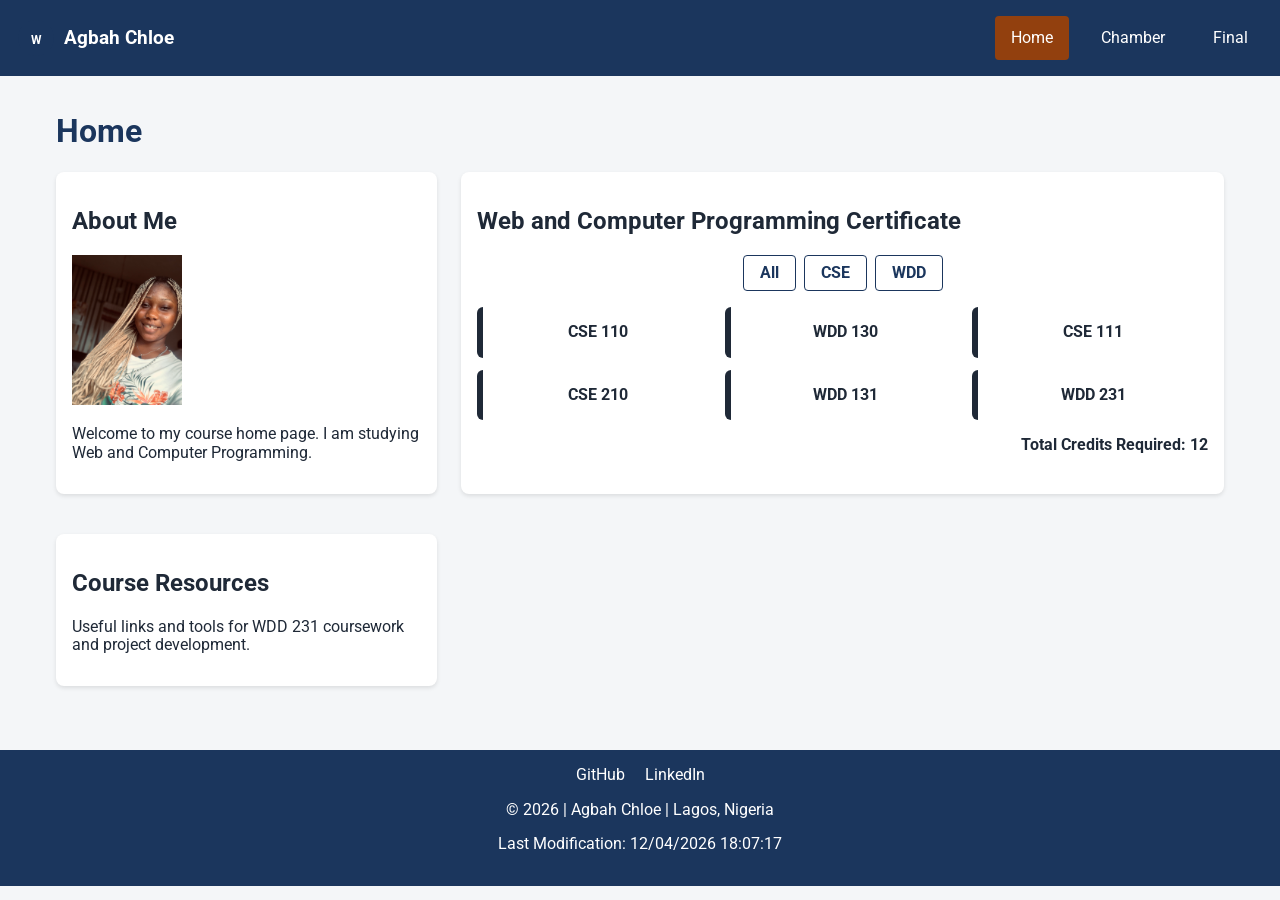
<file: index.html>
<!DOCTYPE html>
<html lang="en">
<head>
    <meta charset="UTF-8">
    <meta name="viewport" content="width=device-width, initial-scale=1.0">
    <title>WDD 231 - Course Home Page</title>
    <meta name="description" content="Course Home Page for WDD 231 Web Frontend Development I.">
    <meta name="author" content="Agbah Chloe">
    
    <!-- Google Fonts -->
    <link rel="preconnect" href="https://fonts.googleapis.com">
    <link rel="preconnect" href="https://fonts.gstatic.com" crossorigin>
    <link href="https://fonts.googleapis.com/css2?family=Roboto:wght@400;700&display=swap" rel="stylesheet">
    
    <!-- CSS -->
    <link rel="stylesheet" href="styles/normalize.css">
    <link rel="stylesheet" href="styles/small.css">
    <link rel="stylesheet" href="styles/large.css">

    <!-- JavaScript (Deferred) -->
    <script src="scripts/navigation.js" defer></script>
    <script src="scripts/date.js" defer></script>
    <script src="scripts/course.js" defer></script>
</head>
<body>
    <header>
        <div class="logo-container">
            <!-- SVG Logo Placeholder -->
            <svg class="logo" viewBox="0 0 100 100" width="40" height="40" aria-label="Site Logo">
                <circle cx="50" cy="50" r="45" fill="#1b365d" />
                <text x="50%" y="55%" text-anchor="middle" fill="#ffffff" font-size="30" font-weight="bold" dy=".3em">W</text>
            </svg>
            <span>Agbah Chloe</span>
        </div>
        <button id="menu" aria-label="Toggle Navigation"></button>
        <nav>
            <ul class="navigation">
                <li><a href="#" class="active">Home</a></li>
                <li><a href="#">Chamber</a></li>
                <li><a href="#">Final</a></li>
            </ul>
        </nav>
    </header>

    <main>
    <h1>Home</h1>
    <div class="grid-container">
        <!-- Section 1 -->
        <section class="card">
            <h2>About Me</h2>
            <img src="images/profile.jpg" alt="Profile photo of Student Name" class="profile-img" width="110" height="150">
            <p>Welcome to my course home page. I am studying Web and Computer Programming.</p>
        </section>

        <!-- Section 2 -->
        <section class="card">
            <h2>Web and Computer Programming Certificate</h2>
            <div class="filter-buttons">
                <button id="all">All</button>
                <button id="cse">CSE</button>
                <button id="wdd">WDD</button>
            </div>
            <div id="courses-container" class="courses-grid"></div>
            <p class="credits-info">Total Credits Required: <span id="total-credits">0</span></p>
        </section>

        <!-- Section 3 (NEW) -->
        <section class="card">
            <h2>Course Resources</h2>
            <p>Useful links and tools for WDD 231 coursework and project development.</p>
        </section>
    </div>
</main>

    <footer>
        <div class="social-links">
            <a href="https://github.com" target="_blank" rel="noopener">GitHub</a>
            <a href="https://linkedin.com" target="_blank" rel="noopener">LinkedIn</a>
        </div>
        <p>&copy; <span id="currentyear"></span> | Agbah Chloe | Lagos, Nigeria</p>
        <p id="lastModified"></p>
    </footer>
</body>
</html>
</file>
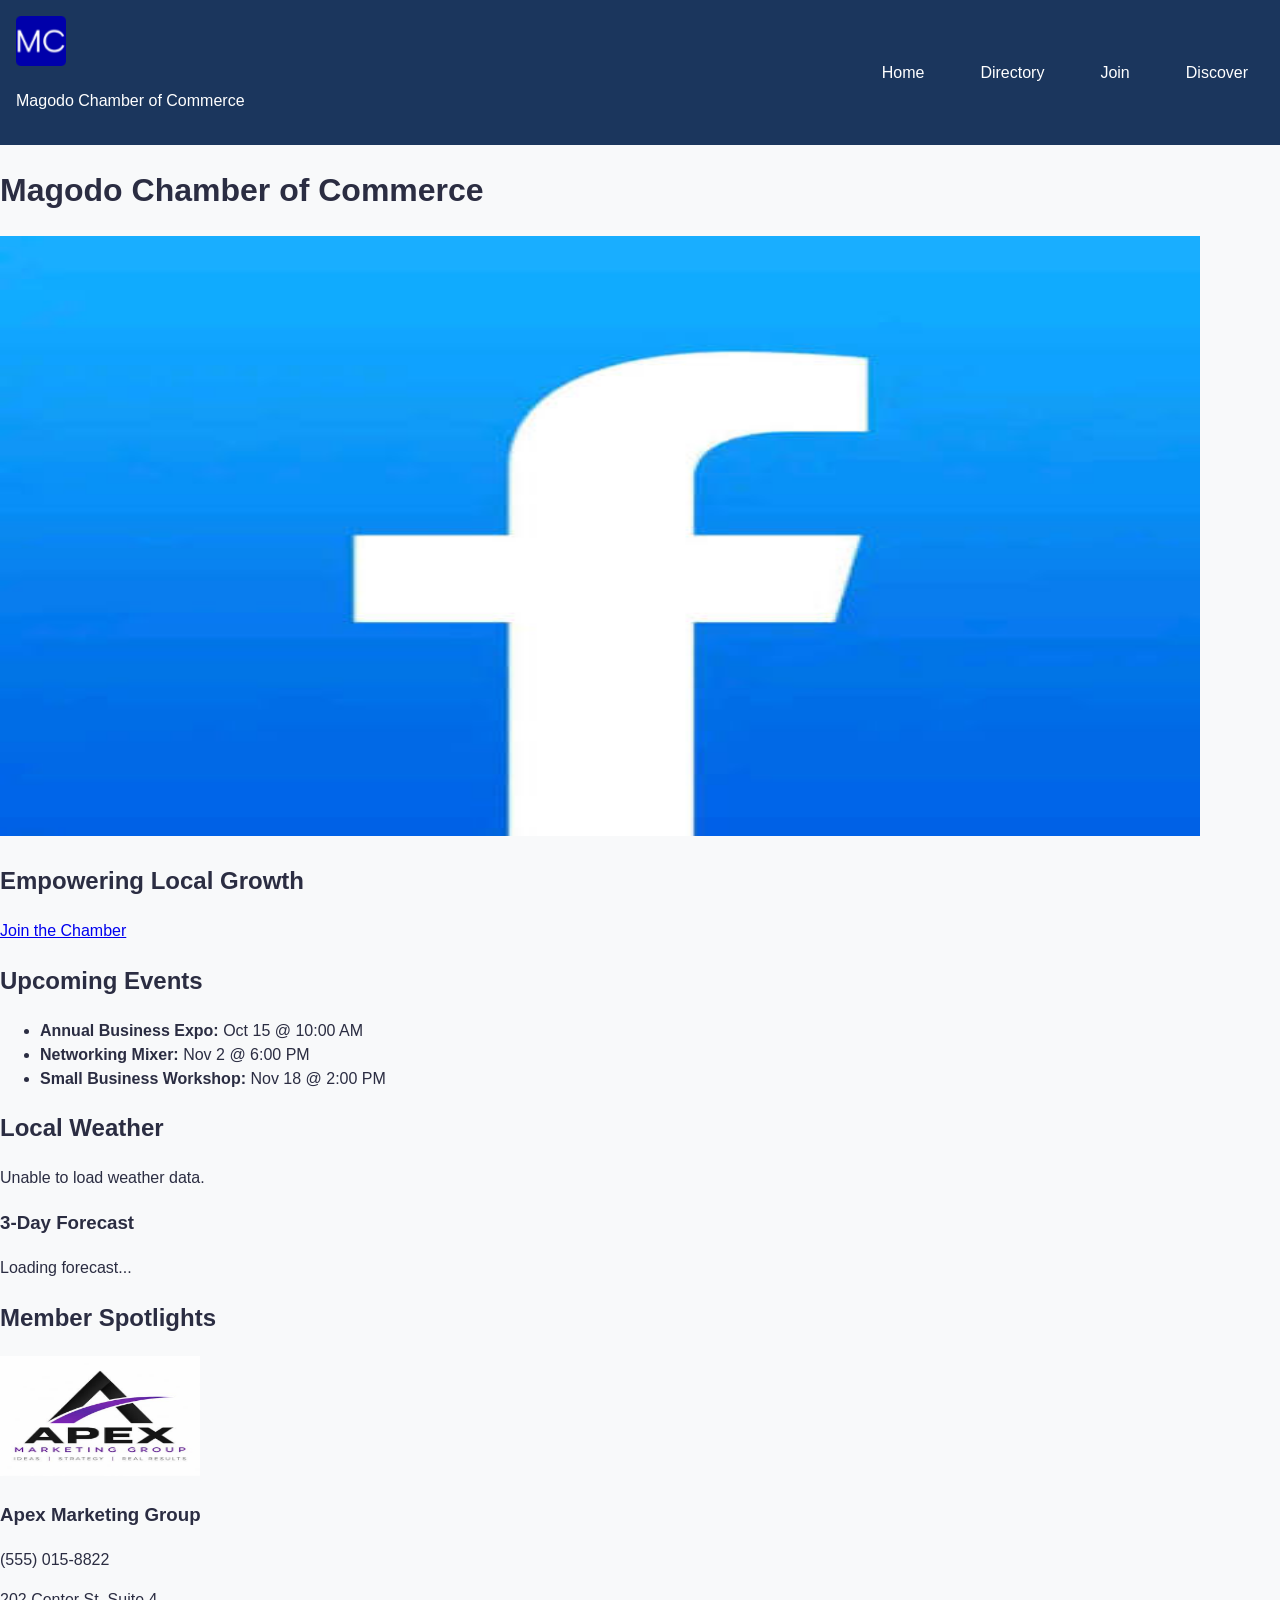
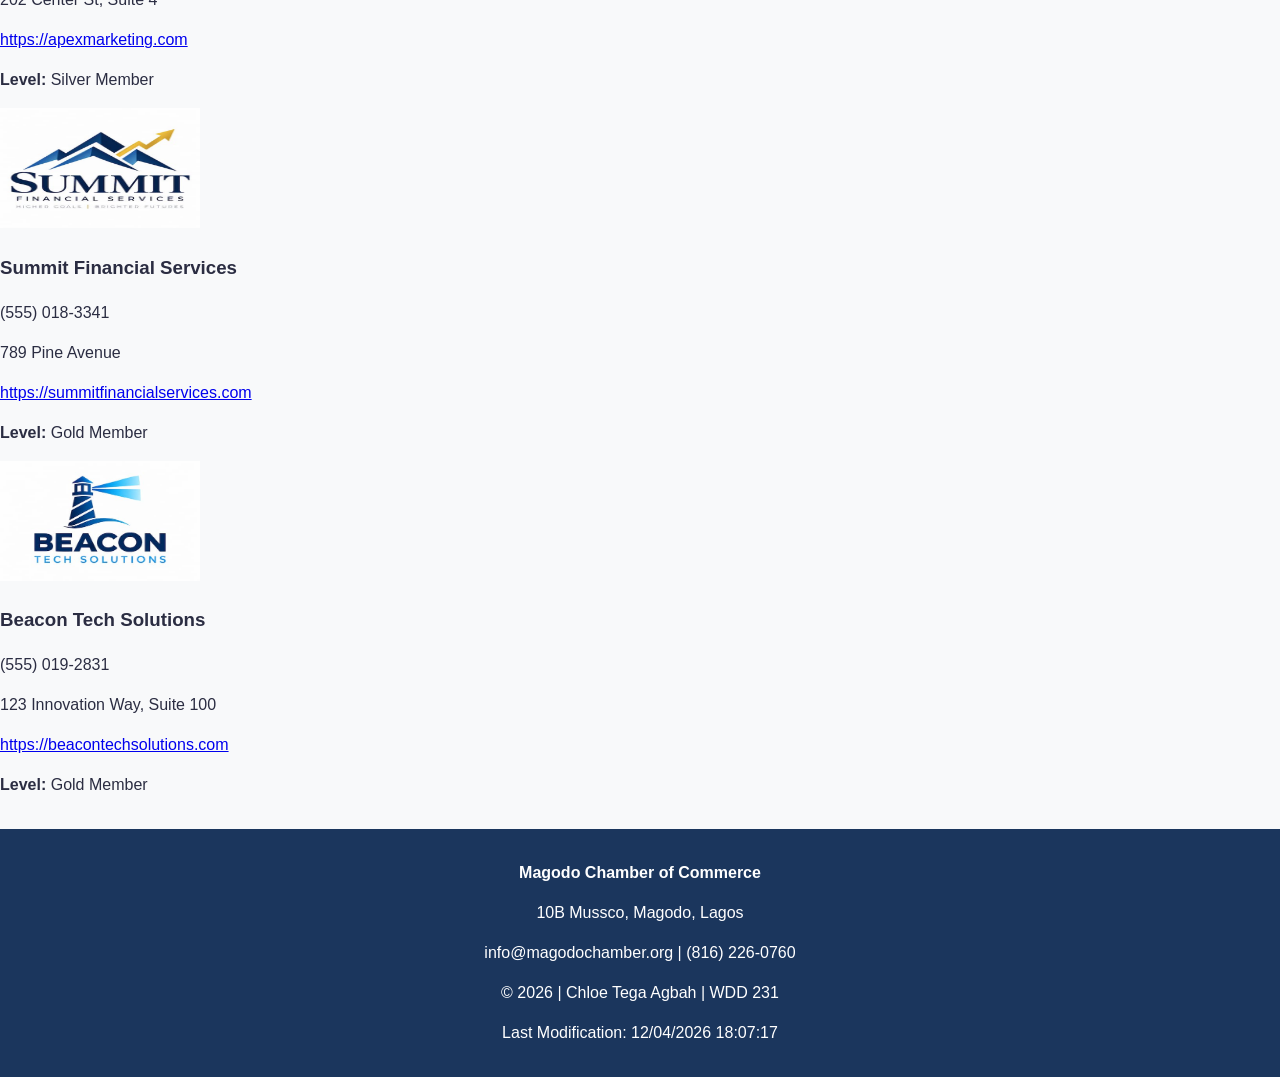
<file: chamber/index.html>
<!DOCTYPE html>
<html lang="en">
<head>
    <meta charset="UTF-8">
    <meta name="viewport" content="width=device-width, initial-scale=1.0">
    <title>WDD231 |Chamber of Commerce | Home</title>
    <meta name="description" content="Welcome to the Chamber of Commerce. Connecting local businesses, driving community growth, and creating opportunity.">
    <meta name="author" content="Chloe Tega Agbah">

    <!-- Open Graph Tags -->
    <meta property="og:title" content="Chamber of Commerce Home">
    <meta property="og:type" content="website">
    <meta property="og:image" content="https://khloe167.github.io/wdd231/chamber/images/og-image.jpg">
    <meta property="og:url" content="https://khloe167.github.io/wdd231/chamber/index.html">
    <meta property="og:description" content="Join our thriving business community and discover local events and spotlight members.">

    <!-- Google Fonts & Favicon -->
    <link rel="preconnect" href="https://fonts.googleapis.com">
    <link rel="preconnect" href="https://fonts.gstatic.com" crossorigin>
    <link href="https://fonts.googleapis.com/css2?family=Roboto:wght@400;700&display=swap" rel="stylesheet">
    <link rel="icon" href="images/favicon.ico" type="image/x-icon">

    <!-- Stylesheets -->
    <link rel="stylesheet" href="styles/normalize.css">
    <link rel="stylesheet" href="styles/small.css">
    <link rel="stylesheet" href="styles/larger.css">

    <!-- JavaScript -->
    <script src="scripts/home.js" defer></script>
</head>
<body>
    <header>
        <div class="logo-container">
            <img src="images/favicon.ico" alt="Chamber Logo" width="50" height="50">
            <div>
                <p class="site-title">Magodo Chamber of Commerce</p>
            </div>
        </div>
        <nav>
            <button id="menu-btn" aria-label="Toggle Navigation Menu">☰</button>
            <ul id="nav-list">
                <li><a href="index.html" class="active">Home</a></li> <!-- active here -->
                <li><a href="directory.html" >Directory</a></li>
                <li><a href="join.html" >Join</a></li>
                <li><a href="discover.html" >Discover</a></li>
            </ul>
        </nav>
    </header>

    <main>
        <h1>Magodo Chamber of Commerce</h1>

        <!-- Hero Section -->
        <section class="hero">
            <img src="images/og-image.jpg" alt="Chamber Community Hero Banner" class="hero-img" width="1200" height="600" loading="eager">
                <h2>Empowering Local Growth</h2>
                <a href="join.html" class="cta-btn">Join the Chamber</a>
            </div>
        </section>

        <!-- Home Content Layout Grid -->
        <div class="home-grid">
            <!-- Current Events -->
            <section class="card events-card">
                <h2>Upcoming Events</h2>
                <ul>
                    <li><strong>Annual Business Expo:</strong> Oct 15 @ 10:00 AM</li>
                    <li><strong>Networking Mixer:</strong> Nov 2 @ 6:00 PM</li>
                    <li><strong>Small Business Workshop:</strong> Nov 18 @ 2:00 PM</li>
                </ul>
            </section>

            <!-- Weather Section -->
            <section class="card weather-card">
                <h2>Local Weather</h2>
                <div id="current-weather">
                    <p>Loading weather...</p>
                </div>
                <h3>3-Day Forecast</h3>
                <div id="forecast" class="forecast-container">
                    <p>Loading forecast...</p>
                </div>
            </section>

            <!-- Company Spotlights -->
            <section class="card spotlights-card">
                <h2>Member Spotlights</h2>
                <div id="spotlight-container" class="spotlight-grid">
                    <p>Loading spotlights...</p>
                </div>
            </section>
        </div>
    </main>

    <footer>
        <div class="footer-contact">
            <p><strong>Magodo Chamber of Commerce</strong></p>
            <p>10B Mussco, Magodo, Lagos</p>
            <p>info@magodochamber.org | (816) 226-0760</p>
        </div>
        <div class="footer-dev">
            <p>&copy; <span id="currentyear"></span> | Chloe Tega Agbah | WDD 231</p>
            <p id="lastModified"></p>
        </div>
    </footer>
</body>
</html>
</file>
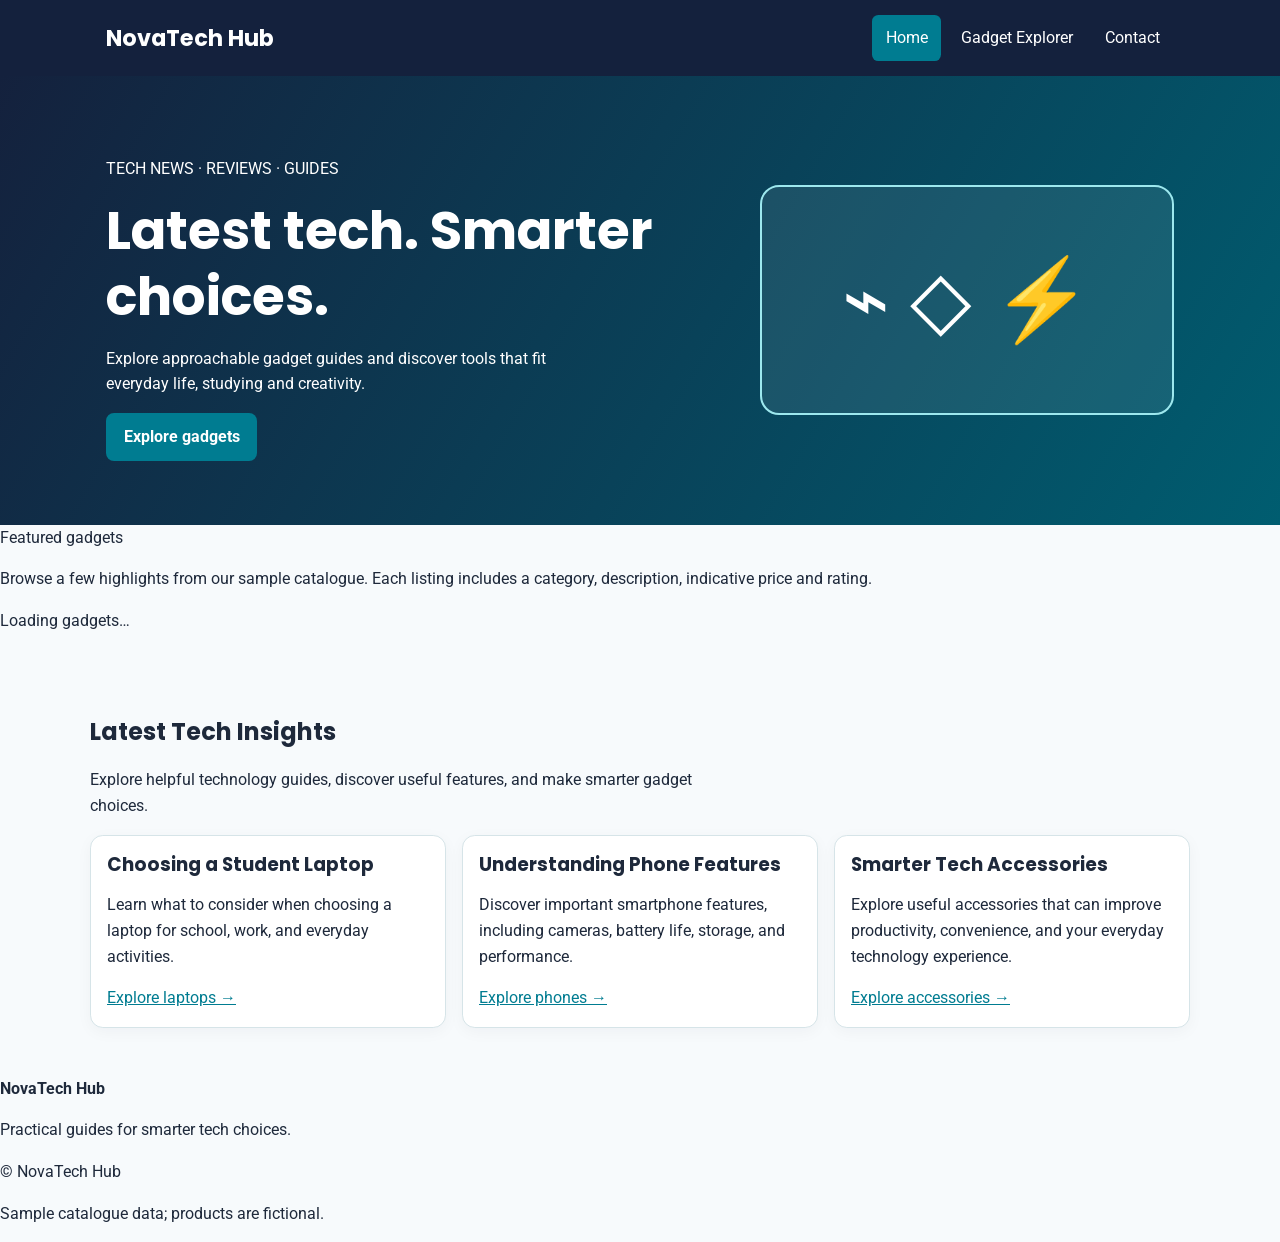
<file: finalproject/index.html>
<!doctype html>
<html lang="en">
<head>
<meta charset="utf-8">
<meta name="viewport" content="width=device-width, initial-scale=1">
<meta name="author" content="Chloe Tega Agbah">
<meta name="description" content="Discover accessible gadget guides, technology explainers and practical buying advice.">
<meta property="og:type" content="website">
<meta property="og:title" content="NovaTech Hub | Home">
<meta property="og:description" content="Discover accessible gadget guides, technology explainers and practical buying advice.">
<meta property="og:image"content="https://khloe167.github.io/wdd231/images/gadget.svg">
<link rel="icon" href="images/favicon.svg" type="image/svg+xml">
<link rel="stylesheet" href="styles/styles.css">

<!-- Google Fonts -->
    <link rel="preconnect" href="https://fonts.googleapis.com">
    <link rel="preconnect" href="https://fonts.gstatic.com" crossorigin>
    <link href="https://fonts.googleapis.com/css2?family=Roboto:wght@400;700&display=swap" rel="stylesheet">
    

<title>NovaTech Hub | Home</title>

</head>
<body>
<a class="skip" href="#main">Skip to content</a>
<header class="site-header">
<div class="wrap header-inner">
<a class="brand" href="index.html">NovaTech Hub</a>
<button class="menu-toggle" type="button" aria-controls="main-nav" aria-expanded="false">☰ Menu</button>
<nav class="nav-links" id="main-nav" aria-label="Main navigation">
<a href="index.html" aria-current="page">Home</a>
<a href="gadgets.html">Gadget Explorer</a>
<a href="contact.html">Contact</a>
</nav>
</div>
</header>
<main id="main">
<section class="hero">
<div class="wrap hero-grid">
<div>
<p>TECH NEWS · REVIEWS · GUIDES</p>
<h1>Latest tech. Smarter choices.</h1>
<p>Explore approachable gadget guides and discover tools that fit everyday life, studying and creativity.</p>
<a class="btn" href="gadgets.html">Explore gadgets</a>
</div>
<div class="hero-art" aria-hidden="true">⌁ ◇ ⚡</div>
</div>
</section>
<section class("section wrap"):
<h2>Featured gadgets</h2>
<p class("intro")>Browse a few highlights from our sample catalogue. Each listing includes a category, description, indicative price and rating.</p>
<div id("featured-grid") class("card-grid") aria-live("polite")><p>Loading gadgets…</p></div>
</section>

<section class="section wrap">
  <h1>Latest Tech Insights</h1>
  <p class="intro">
    Explore helpful technology guides, discover useful
    features, and make smarter gadget choices.
  </p>

  <div class="card-grid">

    <article class="card">
      <div class="card-body">
        <h3>Choosing a Student Laptop</h3>
        <p>
          Learn what to consider when choosing a laptop
          for school, work, and everyday activities.
        </p>
        <a href="https://www.intel.com/content/www/us/en/tech-tips-and-tricks/laptop-buying-guide.html"
           target="_blank"
           rel="noopener noreferrer">
          Explore laptops →
        </a>
      </div>
    </article>

    <article class="card">
      <div class="card-body">
        <h3>Understanding Phone Features</h3>
        <p>
          Discover important smartphone features,
          including cameras, battery life, storage,
          and performance.
        </p>
        <a href="https://www.android.com/phones/"
           target="_blank"
           rel="noopener noreferrer">
          Explore phones →
        </a>
      </div>
    </article>

    <article class="card">
      <div class="card-body">
        <h3>Smarter Tech Accessories</h3>
        <p>
          Explore useful accessories that can improve
          productivity, convenience, and your
          everyday technology experience.
        </p>
        <a href="https://www.pcmag.com/categories/accessories"
           target="_blank"
           rel="noopener noreferrer">
          Explore accessories →
        </a>
      </div>
    </article>

  </div>
</section>

</main>
<footer class("site-footer"):
<div class("wrap footer-inner"):
<div><strong>NovaTech Hub</strong><p>Practical guides for smarter tech choices.</p><p class("tiny")>&copy; <span id("year")></span> NovaTech Hub</p></div>
<div>

<p class("tiny")>Sample catalogue data; products are fictional.</p></div>
</div>
</footer>
<script type("module") src("scripts/main.js")></script>
</body>
</html>
</file>
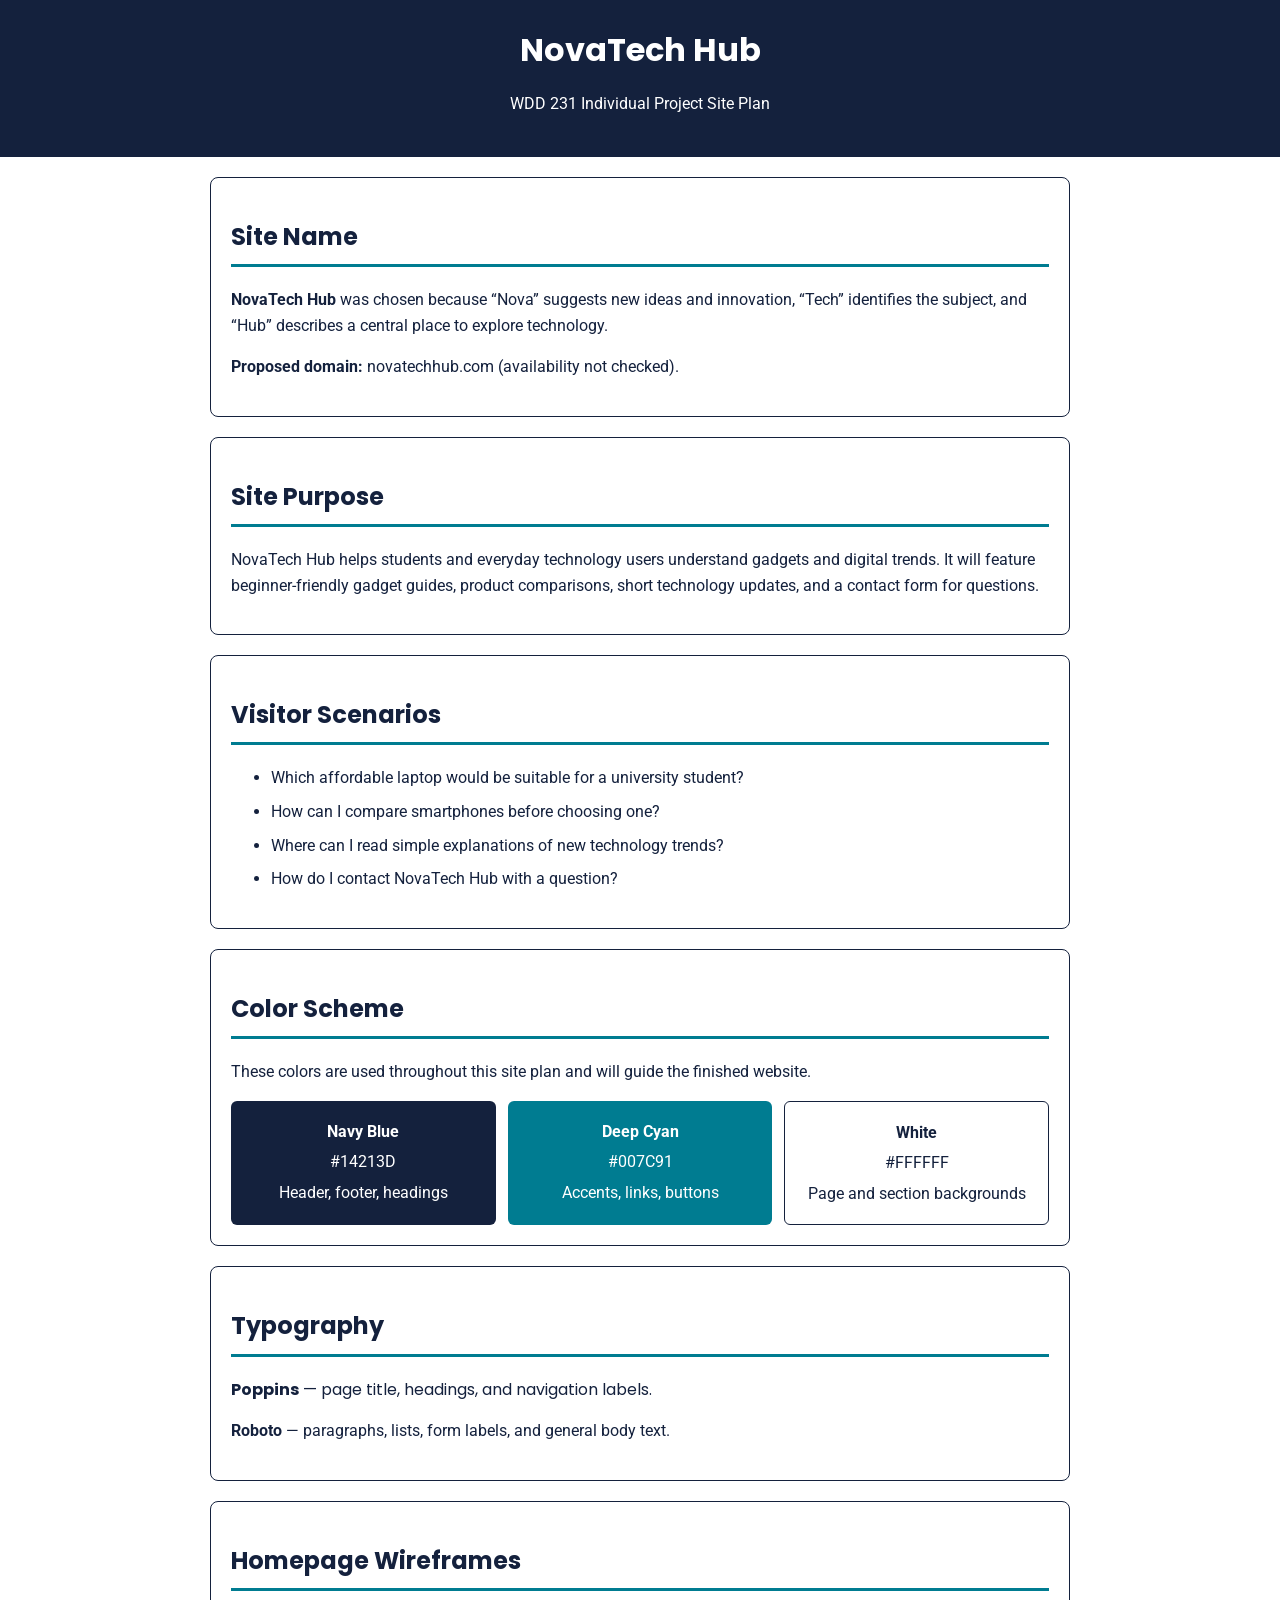
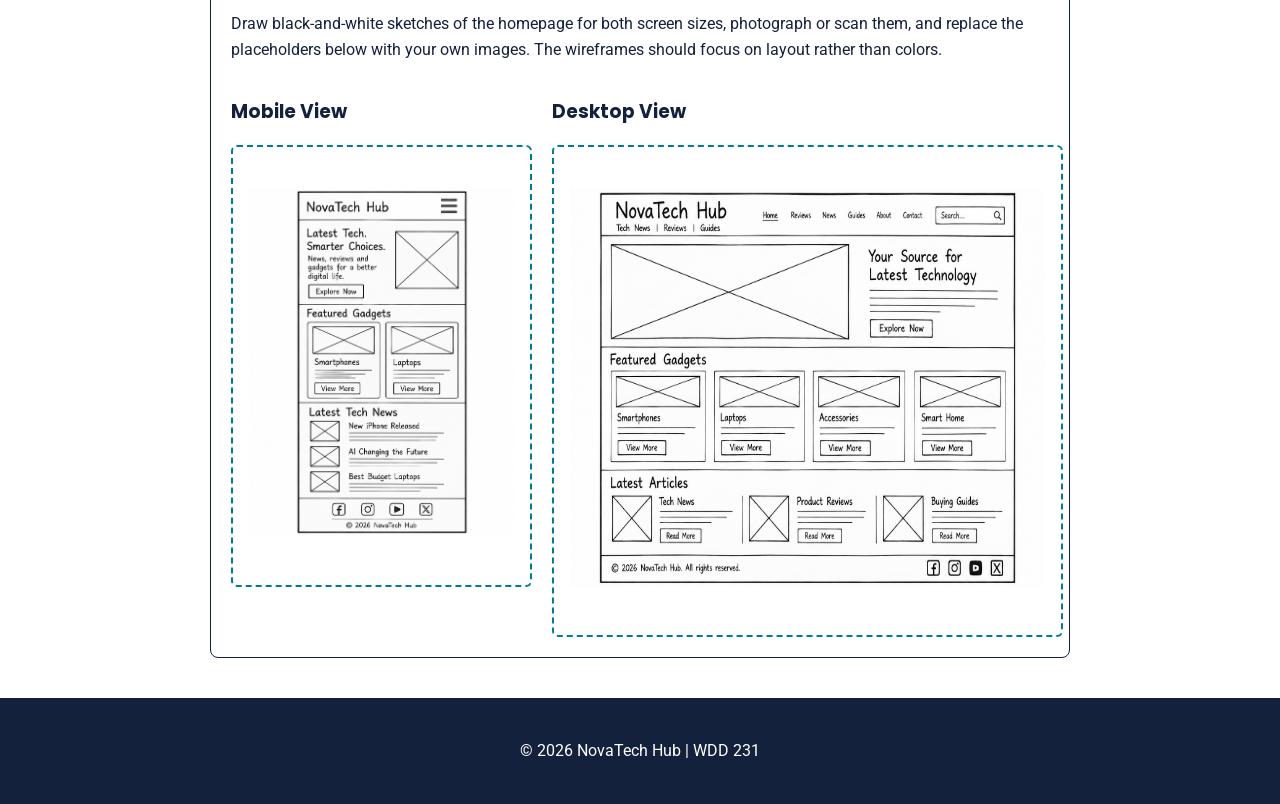
<file: siteplan.html>
<!DOCTYPE html>
<html lang="en">
<head>
  <meta charset="UTF-8">
  <meta name="viewport" content="width=device-width, initial-scale=1.0">
  <meta name="description" content="Site plan for NovaTech Hub, a technology news and gadget guide website.">
  <meta name="author" content="Chloe Tega Agbah">
  <title>NovaTech Hub | Site Plan</title>
  <link rel="preconnect" href="https://fonts.googleapis.com">
  <link rel="preconnect" href="https://fonts.gstatic.com" crossorigin>
  <link href="https://fonts.googleapis.com/css2?family=Poppins:wght@600;700&family=Roboto:wght@400;500&display=swap" rel="stylesheet">
  <link rel="stylesheet" href="styles/siteplan.css">
</head>
<body>
  <header>
    <h1>NovaTech Hub</h1>
    <p>WDD 231 Individual Project Site Plan</p>
  </header>
  <main>
    <section>
      <h2>Site Name</h2>
      <p><strong>NovaTech Hub</strong> was chosen because “Nova” suggests new ideas and innovation, “Tech” identifies the subject, and “Hub” describes a central place to explore technology.</p>
      <p><strong>Proposed domain:</strong> novatechhub.com (availability not checked).</p>
    </section>
    <section>
      <h2>Site Purpose</h2>
      <p>NovaTech Hub helps students and everyday technology users understand gadgets and digital trends. It will feature beginner-friendly gadget guides, product comparisons, short technology updates, and a contact form for questions.</p>
    </section>
    <section>
      <h2>Visitor Scenarios</h2>
      <ul>
        <li>Which affordable laptop would be suitable for a university student?</li>
        <li>How can I compare smartphones before choosing one?</li>
        <li>Where can I read simple explanations of new technology trends?</li>
        <li>How do I contact NovaTech Hub with a question?</li>
      </ul>
    </section>
    <section>
      <h2>Color Scheme</h2>
      <p>These colors are used throughout this site plan and will guide the finished website.</p>
      <div class="swatches">
        <div class="swatch navy"><strong>Navy Blue</strong><span>#14213D</span><span>Header, footer, headings</span></div>
        <div class="swatch cyan"><strong>Deep Cyan</strong><span>#007C91</span><span>Accents, links, buttons</span></div>
        <div class="swatch white"><strong>White</strong><span>#FFFFFF</span><span>Page and section backgrounds</span></div>
      </div>
    </section>
    <section>
      <h2>Typography</h2>
      <p class="heading-sample"><strong>Poppins</strong> — page title, headings, and navigation labels.</p>
      <p><strong>Roboto</strong> — paragraphs, lists, form labels, and general body text.</p>
    </section>
    <section>
      <h2>Homepage Wireframes</h2>
      <p>Draw black-and-white sketches of the homepage for both screen sizes, photograph or scan them, and replace the placeholders below with your own images. The wireframes should focus on layout rather than colors.</p>
      <div class="wireframes">
        <div>
          <h3>Mobile View</h3>
          <div class="placeholder" role="note">  <img src="images/image1.png" alt="Mobile wireframe" width="265" height="350">
        </div>
          
        
          
        </div>
        <div>
          <h3>Desktop View</h3>
          <div class="placeholder" role="note"> <img src="images/image.png" alt="Desktop wireframe" width="475" height="400">
        </div>
          
        </div>
      </div>
    </section>
  </main>
  <footer><p>&copy; 2026 NovaTech Hub | WDD 231</p></footer>
</body>
</html>
</file>
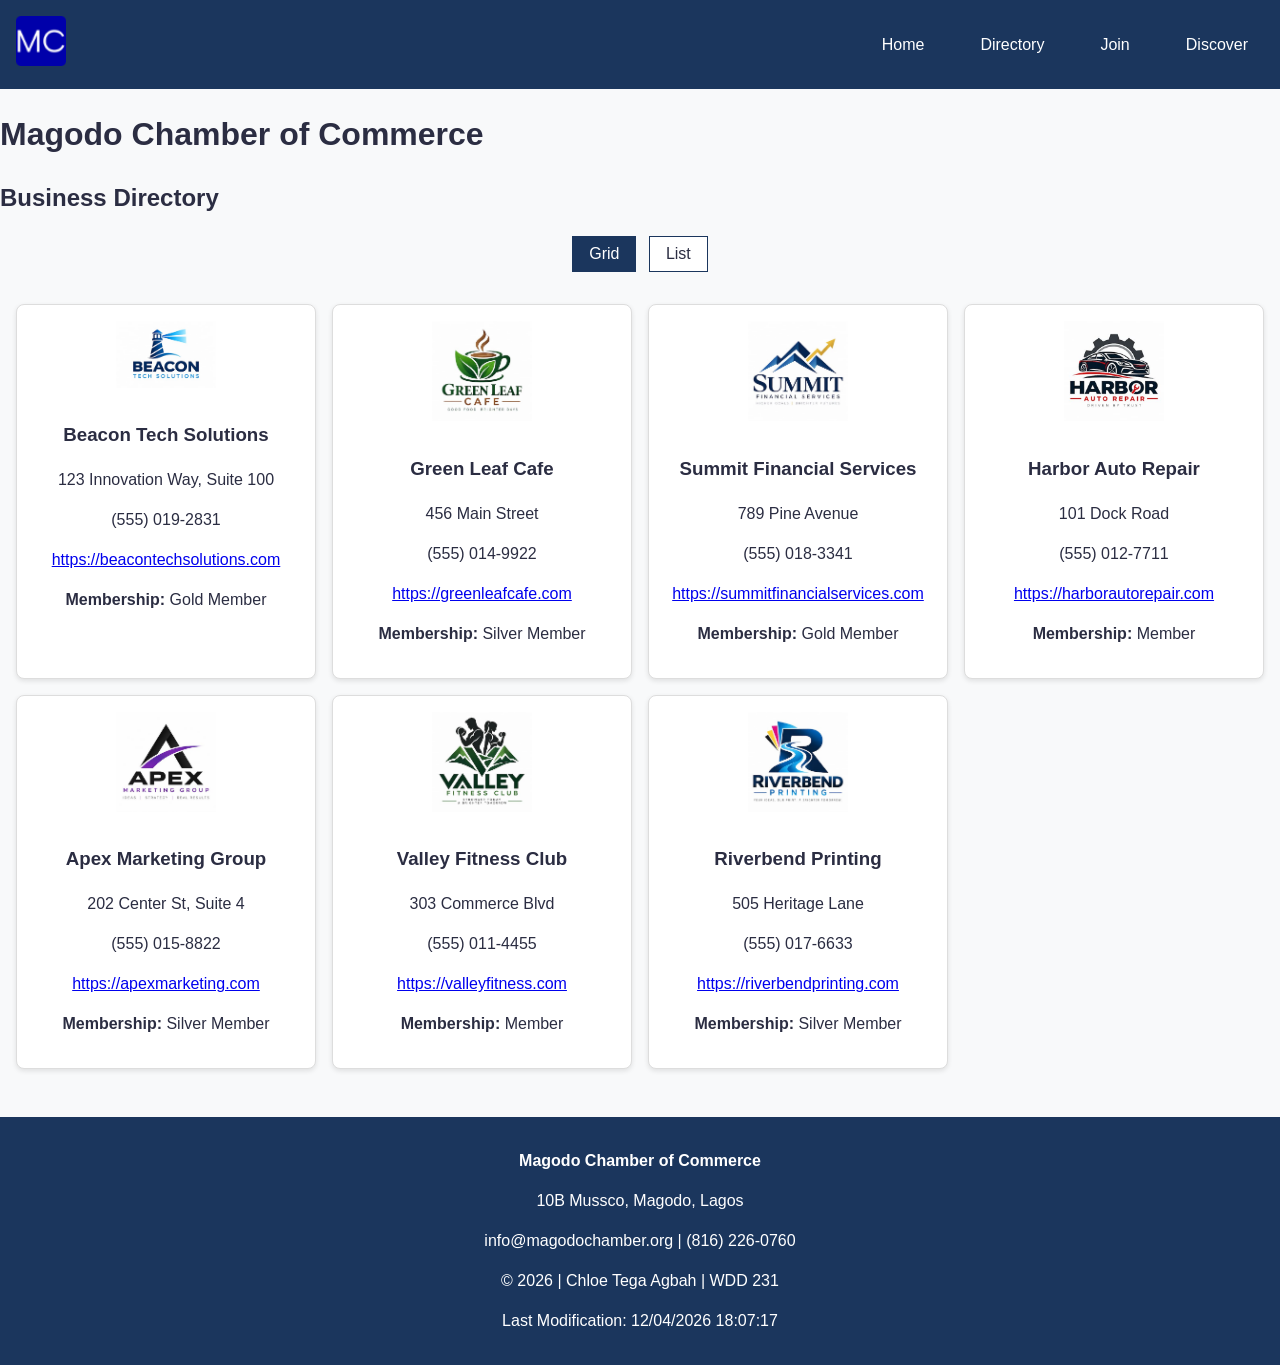
<file: chamber/directory.html>
<!DOCTYPE html>
<html lang="en">
<head>
    <meta charset="UTF-8">
    <meta name="viewport" content="width=device-width, initial-scale=1.0">
    <title> WDD231 | Chamber Directory</title>
    <meta name="description" content="Chamber of Commerce Business Directory. Explore local businesses, services, and members.">
    <meta name="author" content="Chloe Tega Agbah">

    <!-- Open Graph Meta Tags (Facebook) -->
    <meta property="og:title" content=" Chamber of Commerce Directory">
    <meta property="og:type" content="website">
    <meta property="og:image" content="https://khloe167.github.io/wdd231/chamber/images/og-image.jpg">
    <meta property="og:url" content="https://khloe167.github.io/wdd231/chamber/directory.html">
    <meta property="og:description" content="Discover local businesses and community members in our official Chamber directory.">

    <link rel="preconnect" href="https://fonts.googleapis.com">
    <link rel="preconnect" href="https://fonts.gstatic.com" crossorigin>
    <link href="https://fonts.googleapis.com/css2?family=Roboto:wght@400;700&display=swap" rel="stylesheet">

    <!-- Favicon -->
    <link rel="icon" href="images/favicon.ico" type="image/x-icon">

    <!-- CSS Links -->
    <link rel="stylesheet" href="styles/normalize.css">
    <link rel="stylesheet" href="styles/small.css">
    <link rel="stylesheet" href="styles/larger.css">

    <!-- JavaScript Link -->
    <script src="scripts/directory.js" defer></script>
</head>
<body>
    <header>
        <div class="logo-container">
            <img src="images/favicon.ico" alt="Chamber Logo" width="50" height="50">
        </div>
        <nav>
            <button id="menu-btn" aria-label="Toggle Navigation Menu">☰</button>
            <ul id="nav-list">
                <li><a href="index.html" >Home</a></li>
                <li><a href="directory.html" class="active">Directory</a></li> <!-- active here -->
                <li><a href="join.html">Join</a></li>
                <li><a href="discover.html" >Discover</a></li>
            </ul>
        </nav>
    </header>

    <main>
        <h1>Magodo Chamber of Commerce</h1>
        <h2>Business Directory</h2>
        
        <!-- View Toggle Controls -->
        <div class="menu-toggle">
            <button id="grid-btn" class="active" aria-label="Grid View">Grid</button>
            <button id="list-btn" aria-label="List View">List</button>
        </div>

        <!-- Directory Member Display Container -->
        <div id="members-container" class="grid"></div>
    </main>

    <footer>
        <div class="footer-contact">
            <p><strong>Magodo Chamber of Commerce</strong></p>
            <p>10B Mussco, Magodo, Lagos</p>
            <p>info@magodochamber.org | (816) 226-0760</p>
        </div>
        <div class="footer-dev">
            <p>&copy; <span id="currentyear"></span> | Chloe Tega Agbah | WDD 231</p>
            <p id="lastModified"></p>
        </div>
    </footer>
</body>
</html>
</file>
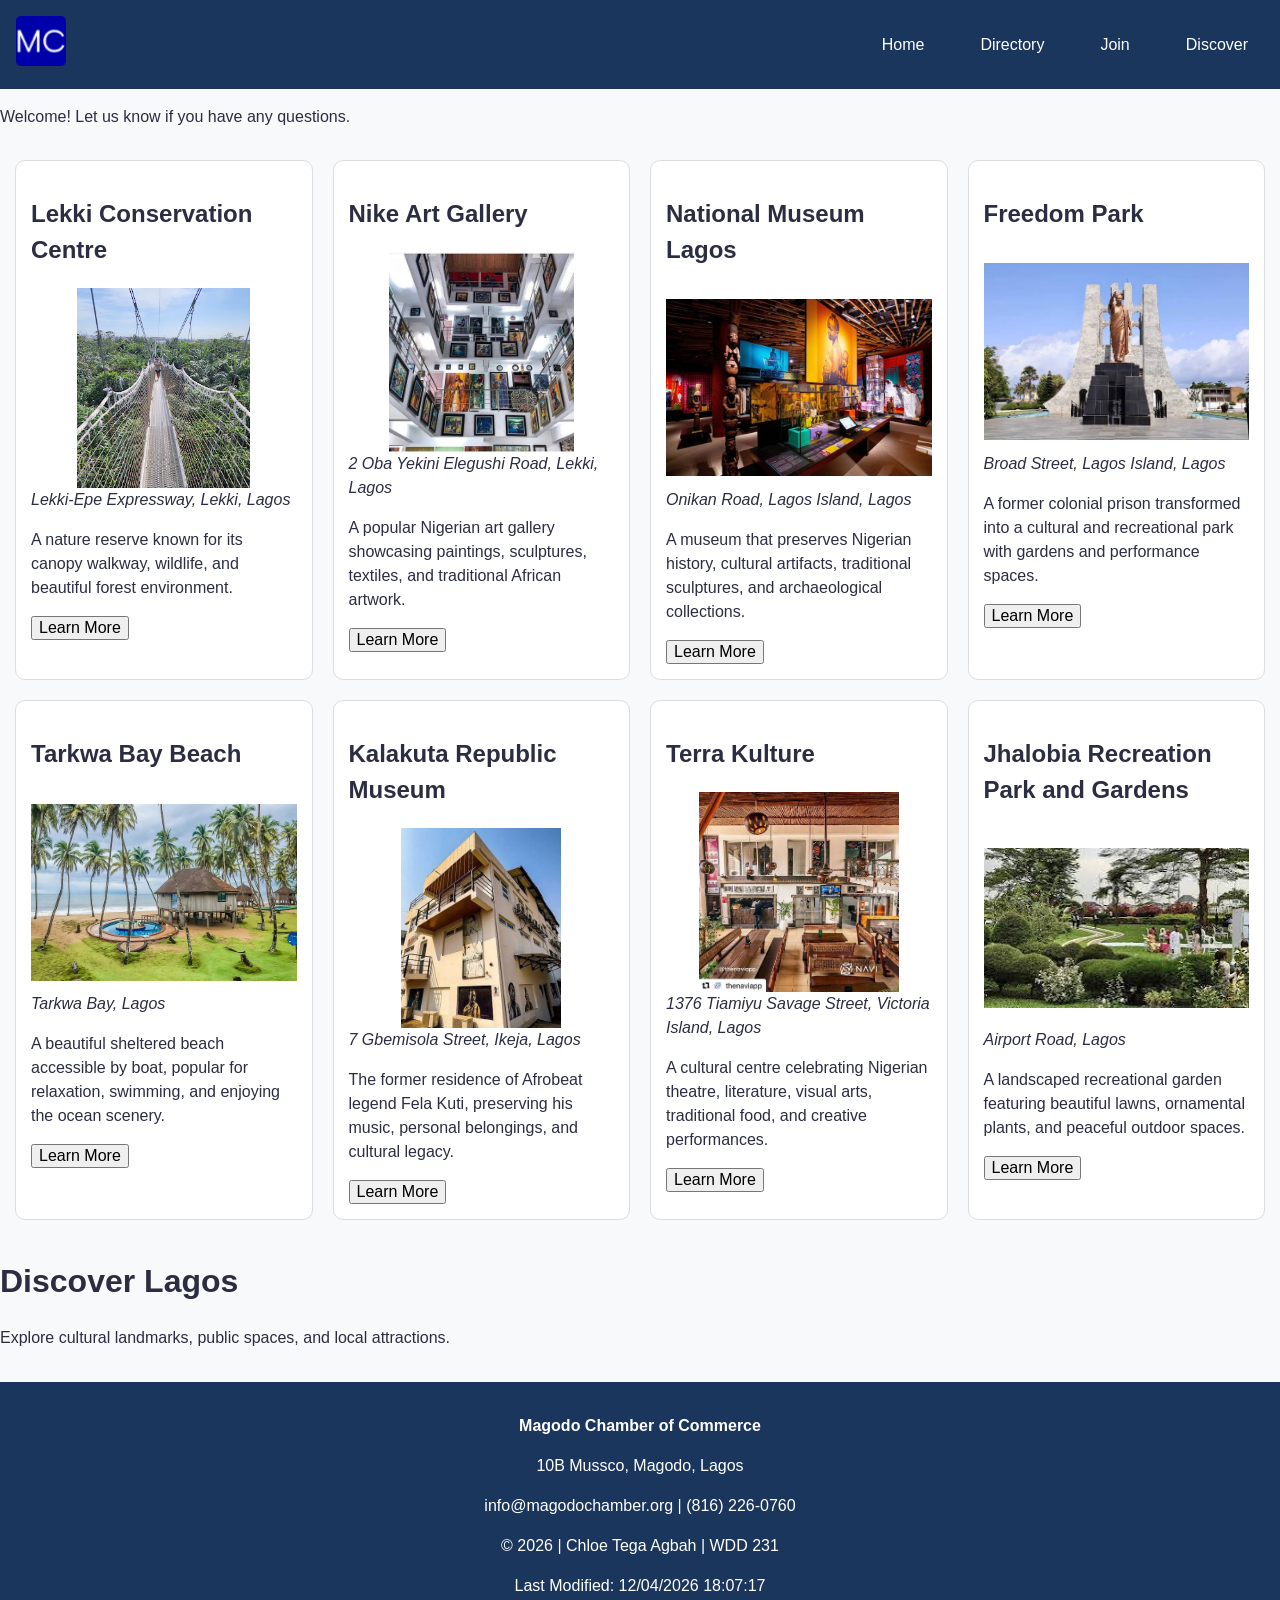
<file: chamber/discover.html>
<!DOCTYPE html>
<html lang="en">
<head>
  <meta charset="UTF-8">
  <meta name="viewport" content="width=device-width, initial-scale=1">
  <meta name="description" content="Discover attractions, culture and natural spaces in Lagos, Nigeria.">
  <meta name="author" content="Chloe Tega Agbah">
  <title>Discover Lagos | Chamber of Commerce</title>

  <!-- Google Fonts & Favicon -->
    <link rel="preconnect" href="https://fonts.googleapis.com">
    <link rel="preconnect" href="https://fonts.gstatic.com" crossorigin>
    <link href="https://fonts.googleapis.com/css2?family=Roboto:wght@400;700&display=swap" rel="stylesheet">
    <link rel="icon" href="images/favicon.ico" type="image/x-icon">
  
  <link rel="stylesheet" href="styles/normalize.css">
  <link rel="stylesheet" href="styles/small.css">
  <link rel="stylesheet" href="styles/larger.css">

  <!-- JavaScript -->
  
  <script type="module" src="scripts/discover.js" ></script>

</head>
<body>
 
  <header>
    <div class="logo-container">
      <img src="images/favicon.ico" alt="Chamber Logo" width="50" height="50">
    </div>
    <nav>
      <button id="menu-btn" aria-label="Toggle Navigation Menu">☰</button>
      <ul id="nav-list">
        <li><a href="index.html">Home</a></li>
        <li><a href="directory.html">Directory</a></li>
        <li><a href="join.html">Join</a></li>
        <li><a href="discover.html" class="active">Discover</a></li> <!-- active here -->
      </ul>
    </nav>
  </header>
  <main>
    
    <p id="visit-message"
    role="status" aria-live="polite"></p>

    <section class="places" id="places"></section>
    <h1>Discover Lagos</h1>
    <p>Explore cultural landmarks, public spaces, and local attractions.</p>
    
   
  </main>
  <dialog id="place-dialog" aria-labelledby="dialog-title">
    <h2 id="dialog-title"></h2>
    <p id="dialog-description"></p>
    <form method="dialog"><button>Close</button>
    </form>
  </dialog>

  
<!-- Favicon -->

<!-- Open Graph Metadata -->
<meta property="og:title"
      content="Discover Lagos Attractions | Magodo Chamber of Commerce">

<meta property="og:description"
      content="Explore the best of Lagos, Nigeria, from cultural landmarks and art galleries to beautiful beaches, parks, and historic attractions.">

<meta property="og:image"
      content="https://khloe167.github.io/wdd231/chamber/images/lekki-conservation.webp">

<meta property="og:url"
      content="https://khloe167.github.io/wdd231/chamber/discover.html">

<meta property="og:type" content="website">

  <footer>
        <div class="footer-contact">
            <p><strong>Magodo Chamber of Commerce</strong></p>
            <p>10B Mussco, Magodo, Lagos</p>
            <p>info@magodochamber.org | (816) 226-0760</p>
        </div>
        <div class="footer-dev">
            <p>&copy; <span id="currentyear"></span> | Chloe Tega Agbah | WDD 231</p>
            <p id="lastModified"></p>
        </div>
    </footer>
</body>
</html>
</file>
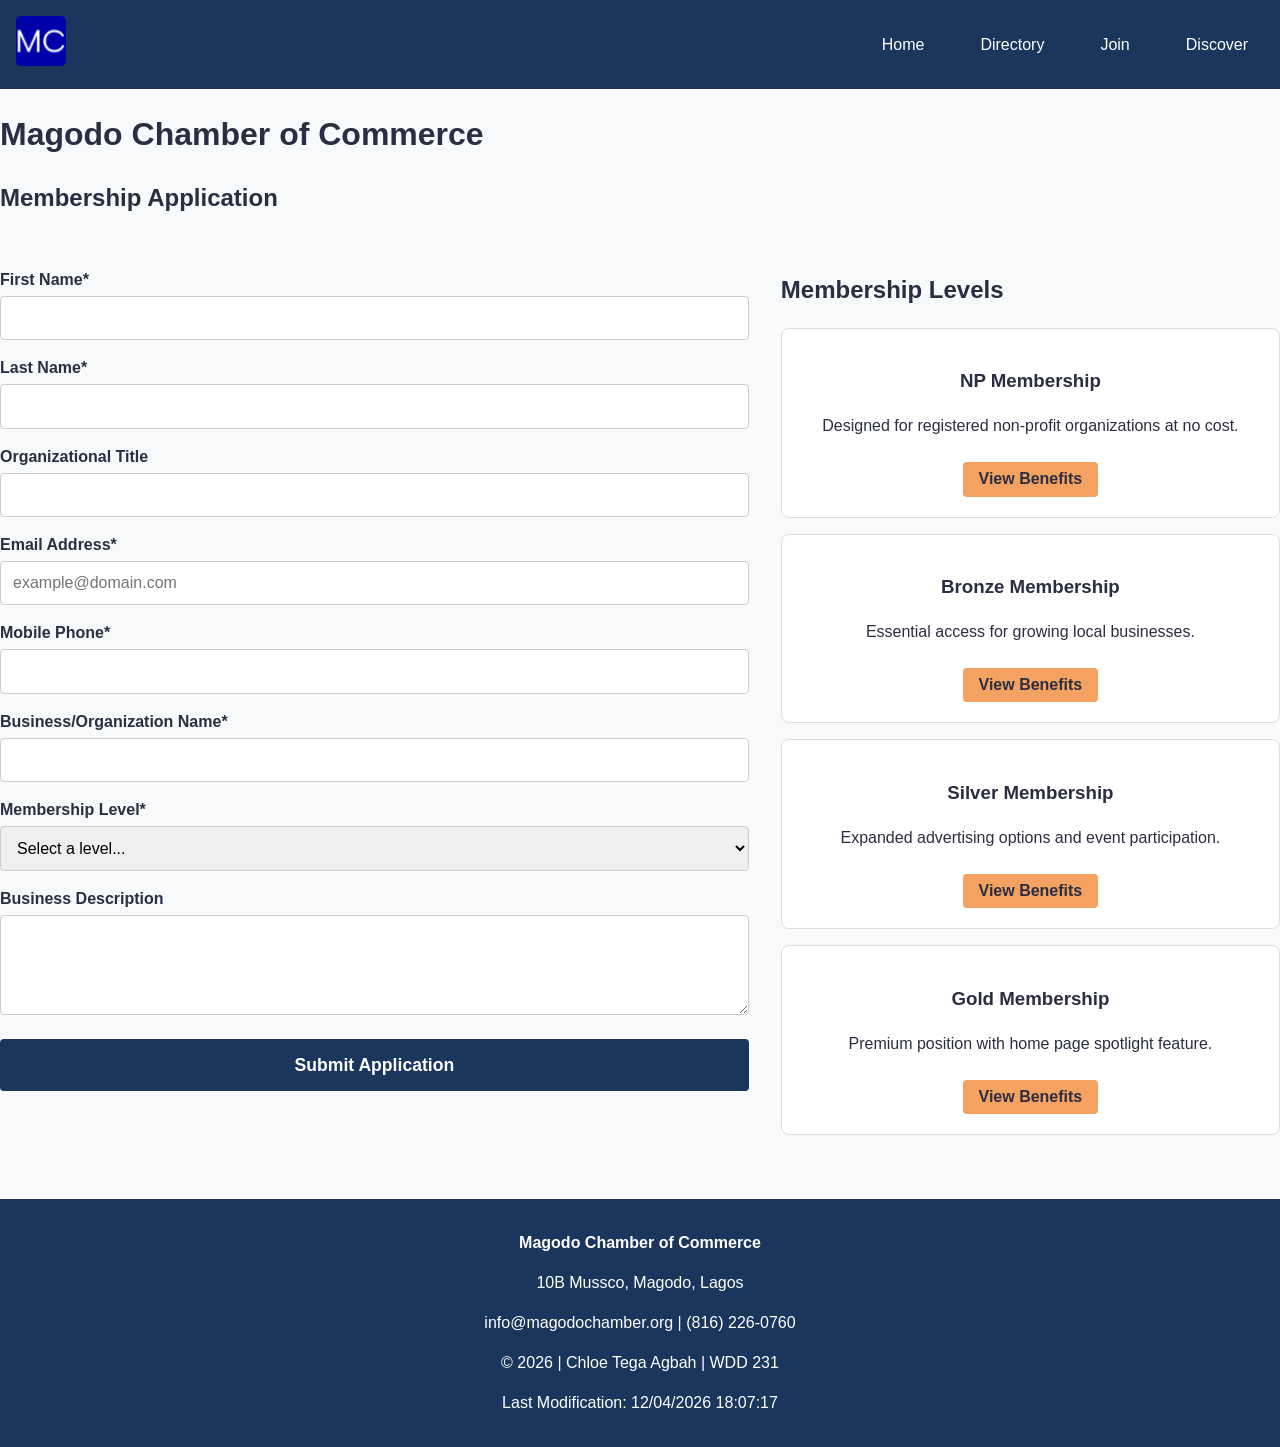
<file: chamber/join.html>
<!DOCTYPE html>
<html lang="en">
<head>
    <meta charset="UTF-8">
    <meta name="viewport" content="width=device-width, initial-scale=1.0">
    <title>WDD231 | Join Chamber of Commerce</title>
    <meta name="description" content="Apply for membership with the Magodo Chamber of Commerce. Explore non-profit, bronze, silver, and gold membership benefits.">
    <meta name="author" content="Chloe Tega Agbah">

    <!-- Open Graph Meta Tags (Facebook) -->
    <meta property="og:title" content="Join Magodo Chamber of Commerce">
    <meta property="og:type" content="website">
    <meta property="og:image" content="https://khloe167.github.io/wdd231/chamber/images/og-image.jpg">
    <meta property="og:url" content="https://khloe167.github.io/wdd231/chamber/join.html">
    <meta property="og:description" content="Become a member of the Magodo Chamber of Commerce to grow your business network and visibility.">

    <link rel="preconnect" href="https://fonts.googleapis.com">
    <link rel="preconnect" href="https://fonts.gstatic.com" crossorigin>
    <link href="https://fonts.googleapis.com/css2?family=Roboto:wght@400;700&display=swap" rel="stylesheet">

    <!-- Favicon -->
    <link rel="icon" href="images/favicon.ico" type="image/x-icon">

    <!-- CSS Links -->
    <link rel="stylesheet" href="styles/normalize.css">
    <link rel="stylesheet" href="styles/small.css">
    <link rel="stylesheet" href="styles/larger.css">

    <!-- JavaScript Link -->
    <script src="scripts/join.js" defer></script>
</head>
<body>
    <header>
        <div class="logo-container">
            <img src="images/favicon.ico" alt="Chamber Logo" width="50" height="50">
        </div>
        <nav>
            <button id="menu-btn" aria-label="Toggle Navigation Menu">☰</button>
            <ul id="nav-list">
                <li><a href="index.html">Home</a></li>
                <li><a href="directory.html" >Directory</a></li>
                <li><a href="join.html" class="active">Join</a></li> <!-- active here -->
                <li><a href="discover.html" >Discover</a></li>
            </ul>
        </nav>
    </header>

    <main>
        <h1>Magodo Chamber of Commerce</h1>
        <h2>Membership Application</h2>
        
        <div class="join-layout">
            <!-- Membership Application Form -->
            <section class="form-section">
                <form method="GET" action="thankyou.html" class="join-form">
                    
                    <label>First Name*
                        <input type="text" name="first_name" title="Enter your first name" required autocomplete="given-name">
                    </label>
                    
                    <label>Last Name*
                        <input type="text" name="last_name" title="Enter your last name" required autocomplete="family-name">
                    </label>
                    
                    <label>Organizational Title
                        <input type="text" name="org_title" title="Title must contain at least 7 letters, hyphens, or spaces" pattern="^[A-Za-z\s\-]{7,}$" autocomplete="organization-title">
                    </label>
                    
                    <label>Email Address*
                        <input type="email" name="email" title="Enter a valid email address" required placeholder="example@domain.com" autocomplete="email">
                    </label>
                    
                    <label>Mobile Phone*
                        <input type="tel" name="phone" title="Enter your mobile phone number" required autocomplete="tel">
                    </label>
                    
                    <label>Business/Organization Name*
                        <input type="text" name="business_name" title="Enter your business or organization name" required autocomplete="organization">
                    </label>
                    
                    <label>Membership Level*
                        <select name="membership" title="Select a membership level" required>
                            <option value="" disabled selected>Select a level...</option>
                            <option value="np">NP Membership (Free Non-Profit)</option>
                            <option value="bronze">Bronze Membership</option>
                            <option value="silver">Silver Membership</option>
                            <option value="gold">Gold Membership</option>
                        </select>
                    </label>
                    
                    <label>Business Description
                        <textarea name="description" title="Enter a brief description of your business"></textarea>
                    </label>
                    
                    <input type="hidden" name="timestamp" id="timestamp">
                    
                    <input type="submit" value="Submit Application" class="submit-btn">
                </form>
            </section>

            <!-- Membership Level Cards -->
           <section class="cards-section">
    <h2>Membership Levels</h2>
    
    <div class="membership-card animate-card">
        <h3>NP Membership</h3>
        <p>Designed for registered non-profit organizations at no cost.</p>
        <button id="np-btn" class="modal-link">View Benefits</button>
    </div>
    
    <div class="membership-card animate-card">
        <h3>Bronze Membership</h3>
        <p>Essential access for growing local businesses.</p>
        <button id="bronze-btn" class="modal-link">View Benefits</button>
    </div>
    
    <div class="membership-card animate-card">
        <h3>Silver Membership</h3>
        <p>Expanded advertising options and event participation.</p>
        <button id="silver-btn" class="modal-link">View Benefits</button>
    </div>
    
    <div class="membership-card animate-card">
        <h3>Gold Membership</h3>
        <p>Premium position with home page spotlight feature.</p>
        <button id="gold-btn" class="modal-link">View Benefits</button>
    </div>
</section>
        </div>

        <!-- HTML Dialog Modals -->
        <dialog id="np-modal">
            <h2>Non-Profit Benefits</h2>
            <ul>
                <li>Free annual membership</li>
                <li>Standard directory listing</li>
                <li>Community event access</li>
            </ul>
            <button class="close-modal">Close</button>
        </dialog>

        <dialog id="bronze-modal">
            <h2>Bronze Benefits</h2>
            <ul>
                <li>Standard directory listing</li>
                <li>Newsletter announcements</li>
                <li>Access to networking mixers</li>
            </ul>
            <button class="close-modal">Close</button>
        </dialog>

        <dialog id="silver-modal">
            <h2>Silver Benefits</h2>
            <ul>
                <li>Highlighted directory listing</li>
                <li>10% event registration discount</li>
                <li>Eligible for homepage member spotlight</li>
            </ul>
            <button class="close-modal">Close</button>
        </dialog>

        <dialog id="gold-modal">
            <h2>Gold Benefits</h2>
            <ul>
                <li>Priority homepage member spotlight placement</li>
                <li>20% event registration discount</li>
                <li>Free annual business expo booth</li>
            </ul>
            <button class="close-modal">Close</button>
        </dialog>
    </main>

    <footer>
        <div class="footer-contact">
            <p><strong>Magodo Chamber of Commerce</strong></p>
            <p>10B Mussco, Magodo, Lagos</p>
            <p>info@magodochamber.org | (816) 226-0760</p>
        </div>
        <div class="footer-dev">
            <p>&copy; <span id="currentyear"></span> | Chloe Tega Agbah | WDD 231</p>
            <p id="lastModified"></p>
        </div>
    </footer>
</body>
</html>
</file>
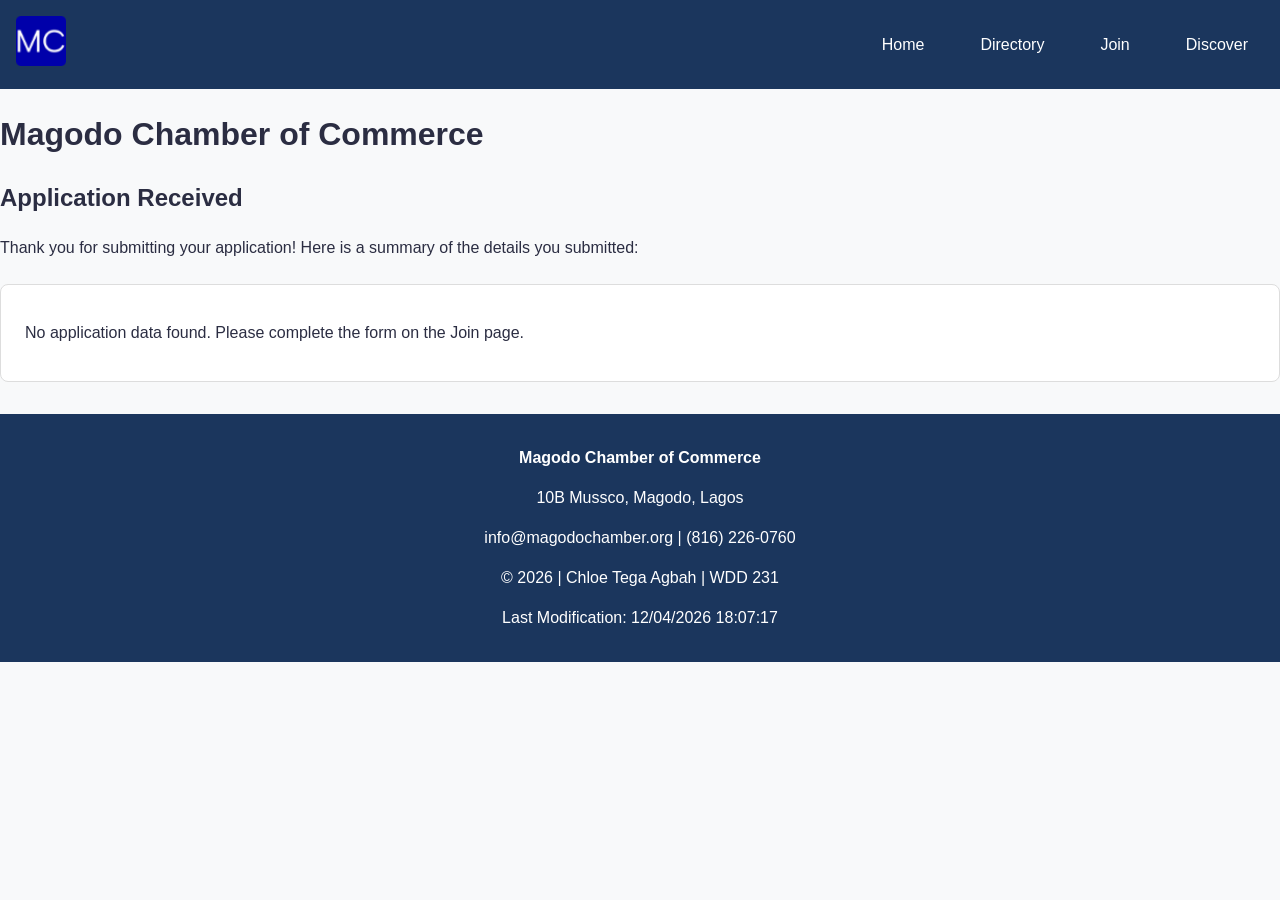
<file: chamber/thankyou.html>
<!DOCTYPE html>
<html lang="en">
<head>
    <meta charset="UTF-8">
    <meta name="viewport" content="width=device-width, initial-scale=1.0">
    <title>WDD231 | Thank You</title>
    <meta name="description" content="Thank you for submitting your membership application to the Magodo Chamber of Commerce.">
    <meta name="author" content="Chloe Tega Agbah">

    <!-- Open Graph Meta Tags -->
    <meta property="og:title" content="Thank You | Magodo Chamber of Commerce">
    <meta property="og:type" content="website">
    <meta property="og:image" content="https://khloe167.github.io/wdd231/chamber/images/og-image.jpg">
    <meta property="og:url" content="https://khloe167.github.io/wdd231/chamber/thankyou.html">
    <meta property="og:description" content="Membership application confirmation details.">

    <link rel="preconnect" href="https://fonts.googleapis.com">
    <link rel="preconnect" href="https://fonts.gstatic.com" crossorigin>
    <link href="https://fonts.googleapis.com/css2?family=Roboto:wght@400;700&display=swap" rel="stylesheet">

    <!-- Favicon -->
    <link rel="icon" href="images/favicon.ico" type="image/x-icon">

    <!-- CSS Links -->
    <link rel="stylesheet" href="styles/normalize.css">
    <link rel="stylesheet" href="styles/small.css">
    <link rel="stylesheet" href="styles/larger.css">

    <!-- JavaScript Link -->
    <script src="scripts/thankyou.js" defer></script>
</head>
<body>
    <header>
        <div class="logo-container">
            <img src="images/favicon.ico" alt="Chamber Logo" width="50" height="50">
        </div>
        <nav>
            <button id="menu-btn" aria-label="Toggle Navigation Menu">☰</button>
            <ul id="nav-list">
                <li><a href="index.html" >Home</a></li>
                <li><a href="directory.html" >Directory</a></li>
                <li><a href="join.html" class="active">Join</a></li> <!-- active here -->
                <li><a href="discover.html" >Discover</a></li>
            </ul>
        </nav>
    </header>

    <main>
        <h1>Magodo Chamber of Commerce</h1>
        <h2>Application Received</h2>
        
        <p>Thank you for submitting your application! Here is a summary of the details you submitted:</p>
        
        <div id="results" class="results-card"></div>
    </main>

    <footer>
        <div class="footer-contact">
            <p><strong>Magodo Chamber of Commerce</strong></p>
            <p>10B Mussco, Magodo, Lagos</p>
            <p>info@magodochamber.org | (816) 226-0760</p>
        </div>
        <div class="footer-dev">
            <p>&copy; <span id="currentyear"></span> | Chloe Tega Agbah | WDD 231</p>
            <p id="lastModified"></p>
        </div>
    </footer>
</body>
</html>
</file>
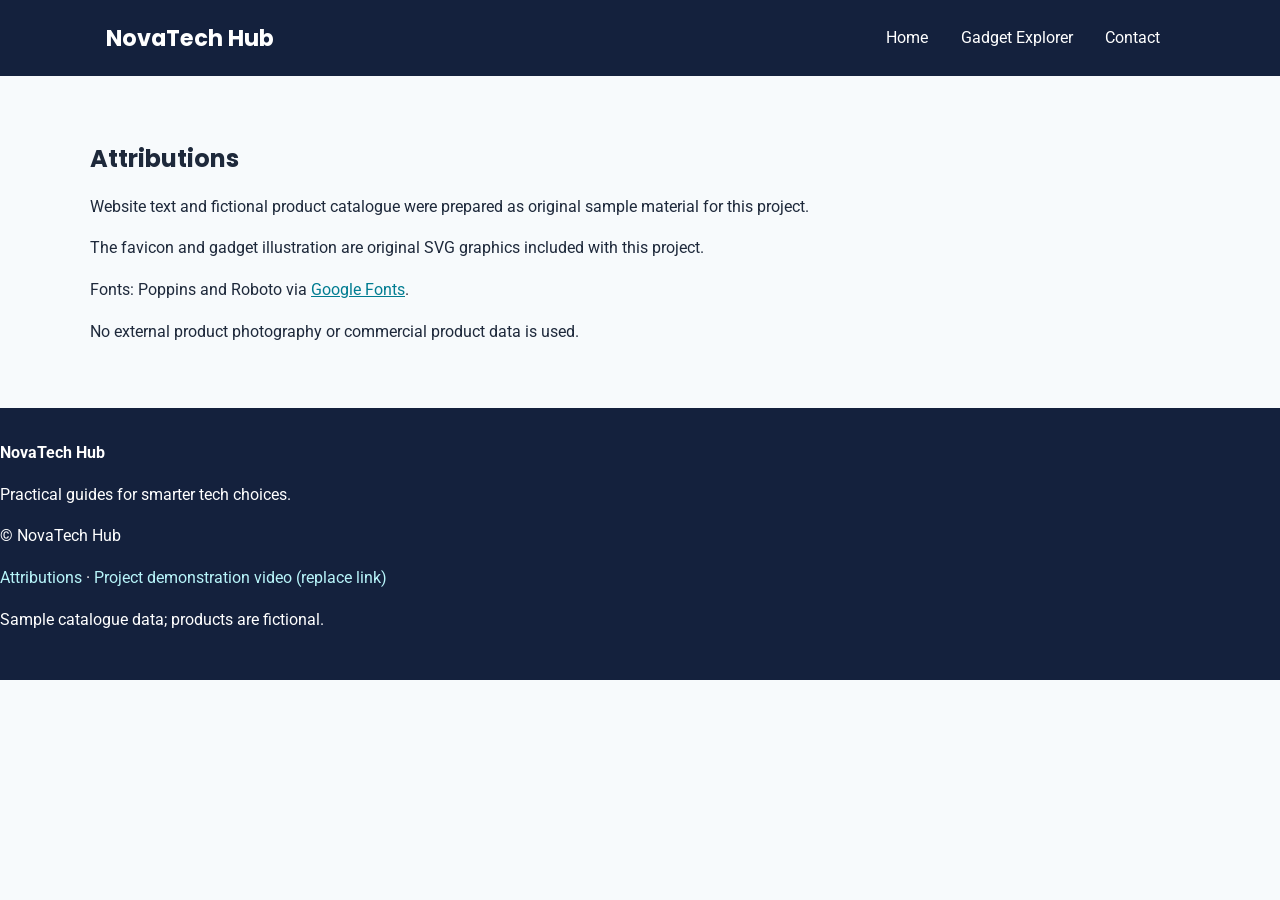
<file: finalproject/attributions.html>
<!doctype html>
<html lang="en">
<head>
<meta charset="utf-8">
<meta name="viewport" content="width=device-width, initial-scale=1">
<meta name="author" content="Chloe Tega Agbah">
<meta name="description" content="Source acknowledgements for the NovaTech Hub website demonstration.">
<meta property="og:type" content="website">
<meta property="og:title" content="Attributions | NovaTech Hub">
<meta property="og:description" content="Source acknowledgements for the NovaTech Hub website demonstration.">
<meta property="og:image" content="images/gadget.svg">
<link rel="icon" href="images/favicon.svg" type="image/svg+xml">
<link rel="stylesheet" href="styles/styles.css">
<title>Attributions | NovaTech Hub</title>
</head>
<body>
<a class="skip" href="#main">Skip to content</a>
<header class="site-header">
<div class="wrap header-inner">
<a class="brand" href="index.html">NovaTech Hub</a>
<button class="menu-toggle" type="button" aria-controls="main-nav" aria-expanded="false">☰ Menu</button>
<nav class="nav-links" id="main-nav" aria-label="Main navigation">
<a href="index.html" >Home</a>
<a href="gadgets.html" >Gadget Explorer</a>
<a href="contact.html" >Contact</a>
</nav>
</div>
</header>
<main id="main">
<section class="section wrap">
<h1>Attributions</h1>
<p>Website text and fictional product catalogue were prepared as original sample material for this project.</p>
<p>The favicon and gadget illustration are original SVG graphics included with this project.</p>
<p>Fonts: Poppins and Roboto via <a href="https://fonts.google.com/">Google Fonts</a>.</p>
<p>No external product photography or commercial product data is used.</p>
</section>
</main>
<footer class="site-footer">
<div class("wrap footer-inner"):
<div><strong>NovaTech Hub</strong><p>Practical guides for smarter tech choices.</p>
<p class("tiny")>&copy; 
<span id("year")></span> NovaTech Hub
</p>
</div>
<div>
<a href("attributions.html")>Attributions</a> · 
<a href("https://example.com/replace-with-your-video") id("video-link")>Project demonstration video (replace link)</a>
<p class("tiny")>Sample catalogue data; products are fictional.

</p>
</div>

</footer>
<script type("module") src("scripts/main.js")></script>
</body>
</html>
</file>
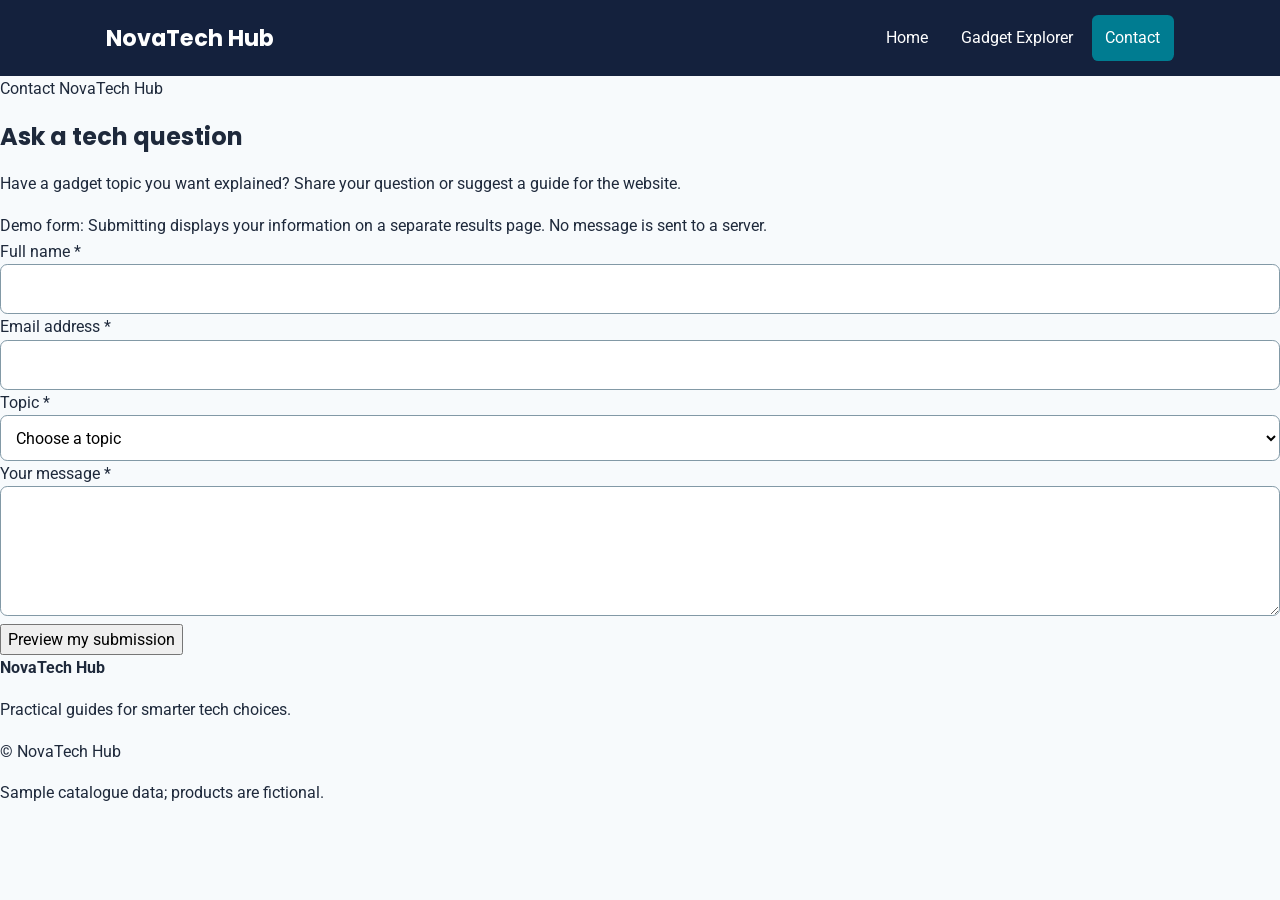
<file: finalproject/contact.html>
<!doctype html>
<html lang="en">
<head>
<meta charset="utf-8">
<meta name="viewport" content="width=device-width, initial-scale=1">
<meta name="author" content="Chloe Tega Agbah">
<meta name="description" content="Send a technology question or suggestion to NovaTech Hub using the contact form.">
<meta property="og:type" content="website">
<meta property="og:title" content="Contact | NovaTech Hub">
<meta property="og:description" content="Send a technology question or suggestion to NovaTech Hub using the contact form.">
<meta property="og:image" content="images/gadget.svg">
<link rel="icon" href="images/favicon.svg" type="image/svg+xml">
<link rel="stylesheet" href="styles/styles.css">
<title>Contact | NovaTech Hub</title>
</head>
<body>
<a class="skip" href="#main">Skip to content</a>
<header class="site-header">
<div class="wrap header-inner">
<a class="brand" href="index.html">NovaTech Hub</a>
<button class="menu-toggle" type="button" aria-controls="main-nav" aria-expanded="false">☰ Menu</button>
<nav class="nav-links" id="main-nav" aria-label="Main navigation">
<a href="index.html" >Home</a>
<a href="gadgets.html" >Gadget Explorer</a>
<a href="contact.html" aria-current="page">Contact</a>
</nav>
</div>
</header>
<main id="main">
<section class("section wrap"):
<h1>Contact NovaTech Hub</h1>
<div class("contact-layout"):
<div><h2>Ask a tech question</h2><p>Have a gadget topic you want explained? Share your question or suggest a guide for the website.</p><div class("notice"):
<strong>Demo form:</strong> Submitting displays your information on a separate results page. No message is sent to a server.
</div>
</div>
<form action("thanks.html") method("get")>
<div class("form-field"):
<label for("full-name")>Full name *</label>
<input id("full-name") name("name") autocomplete("name") required minlength("2") maxlength("80")>
</div>
<div class("form-field"):
<label for("email")>Email address *</label>
<input id("email") name("email") type("email") autocomplete("email") required>
</div>
<div class("form-field"):
<label for("topic")>Topic *</label>
<select id("topic") name("topic") required>
<option value("")>Choose a topic</option>
<option>Gadget recommendation</option>
<option>Tech news</option>
<option>Website feedback</option>
<option>Other question</option>
</select>
</div>
<div class("form-field"):
<label for("message")>Your message *</label>
<textarea id("message") name("message") required minlength("10") maxlength("1000")></textarea>
</div>
<button class("primary") type("submit")>Preview my submission</button>

</form>

</div>

</section>

</main>

<footer class("site-footer"):
<div class("wrap footer-inner"):
<div>
<strong>NovaTech Hub</strong>
<p>Practical guides for smarter tech choices.</p>
<p class("tiny")>&copy; <span id("year")></span> NovaTech Hub</p>
</div>

<div>

<p class("tiny")>Sample catalogue data; products are fictional.</p>
</div>

</div>

</footer>

<script type("module") src("scripts/main.js")></script>

</body>

</html>
</file>
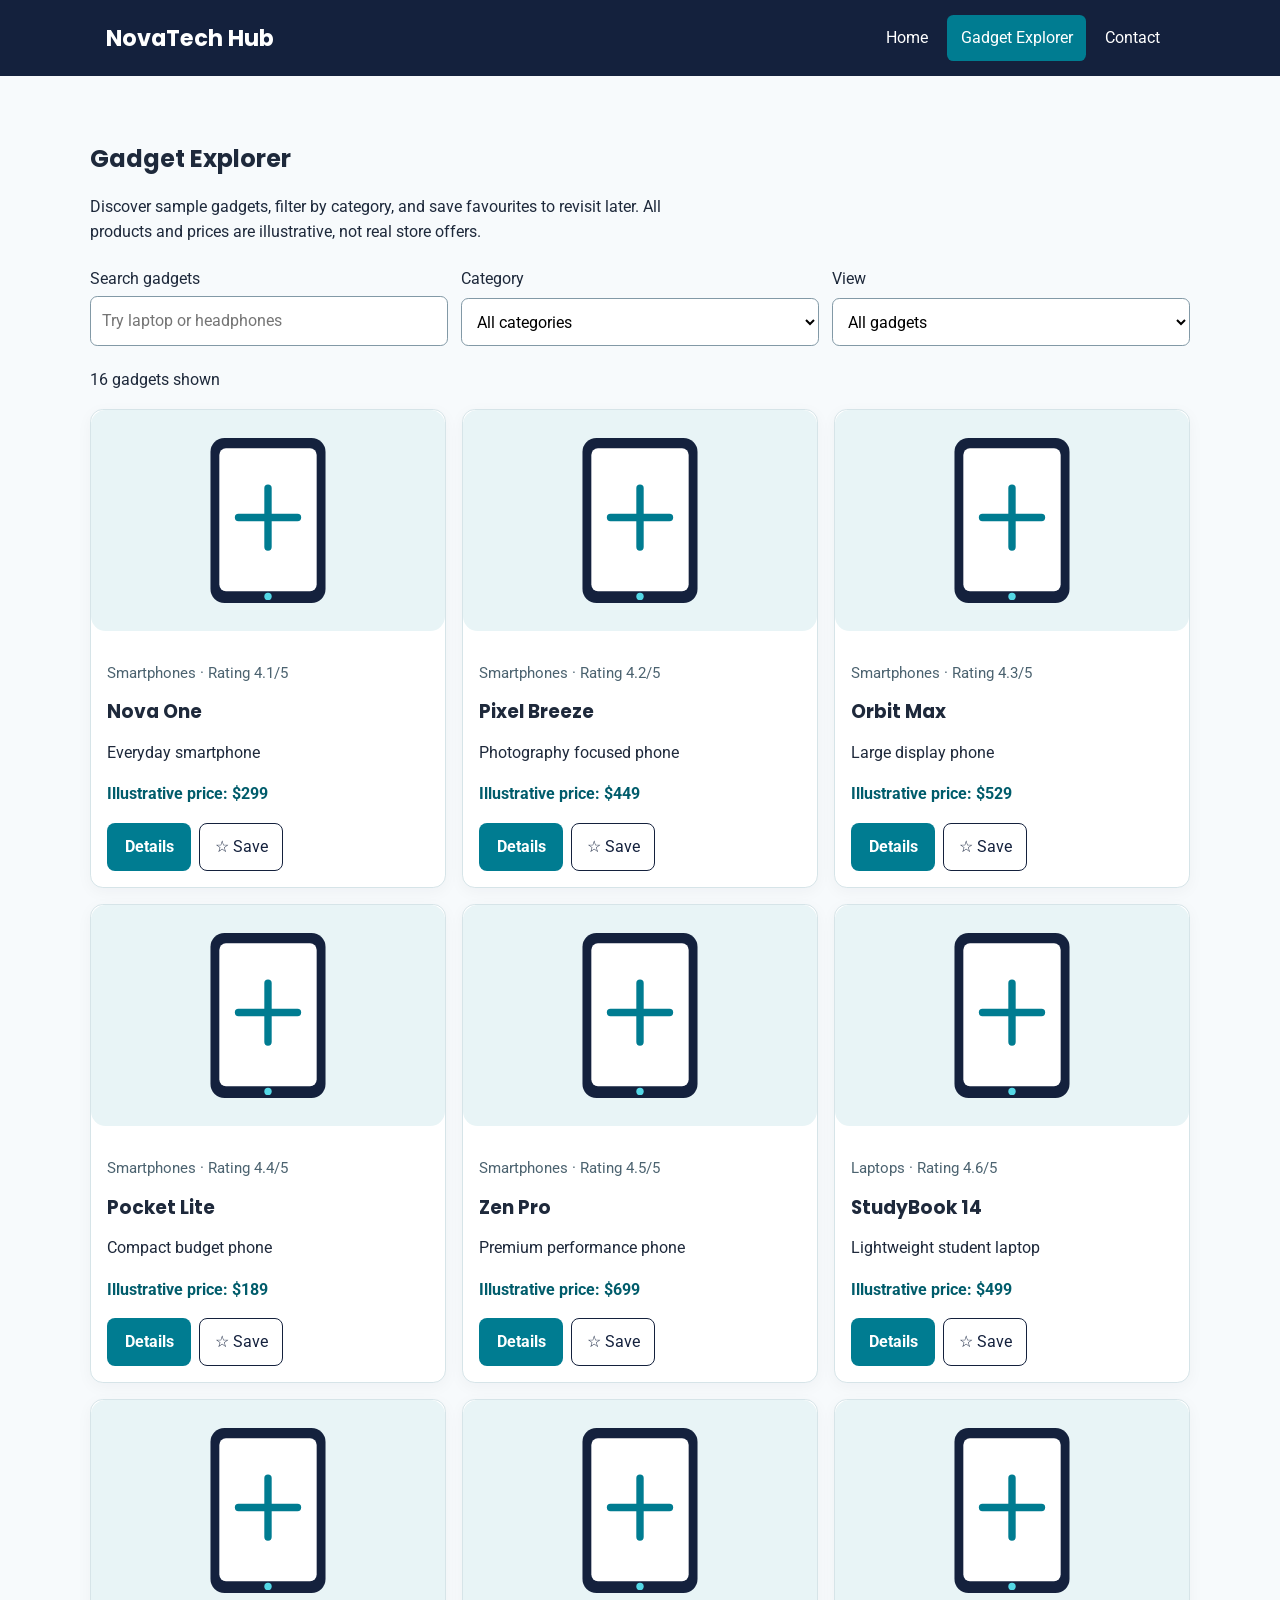
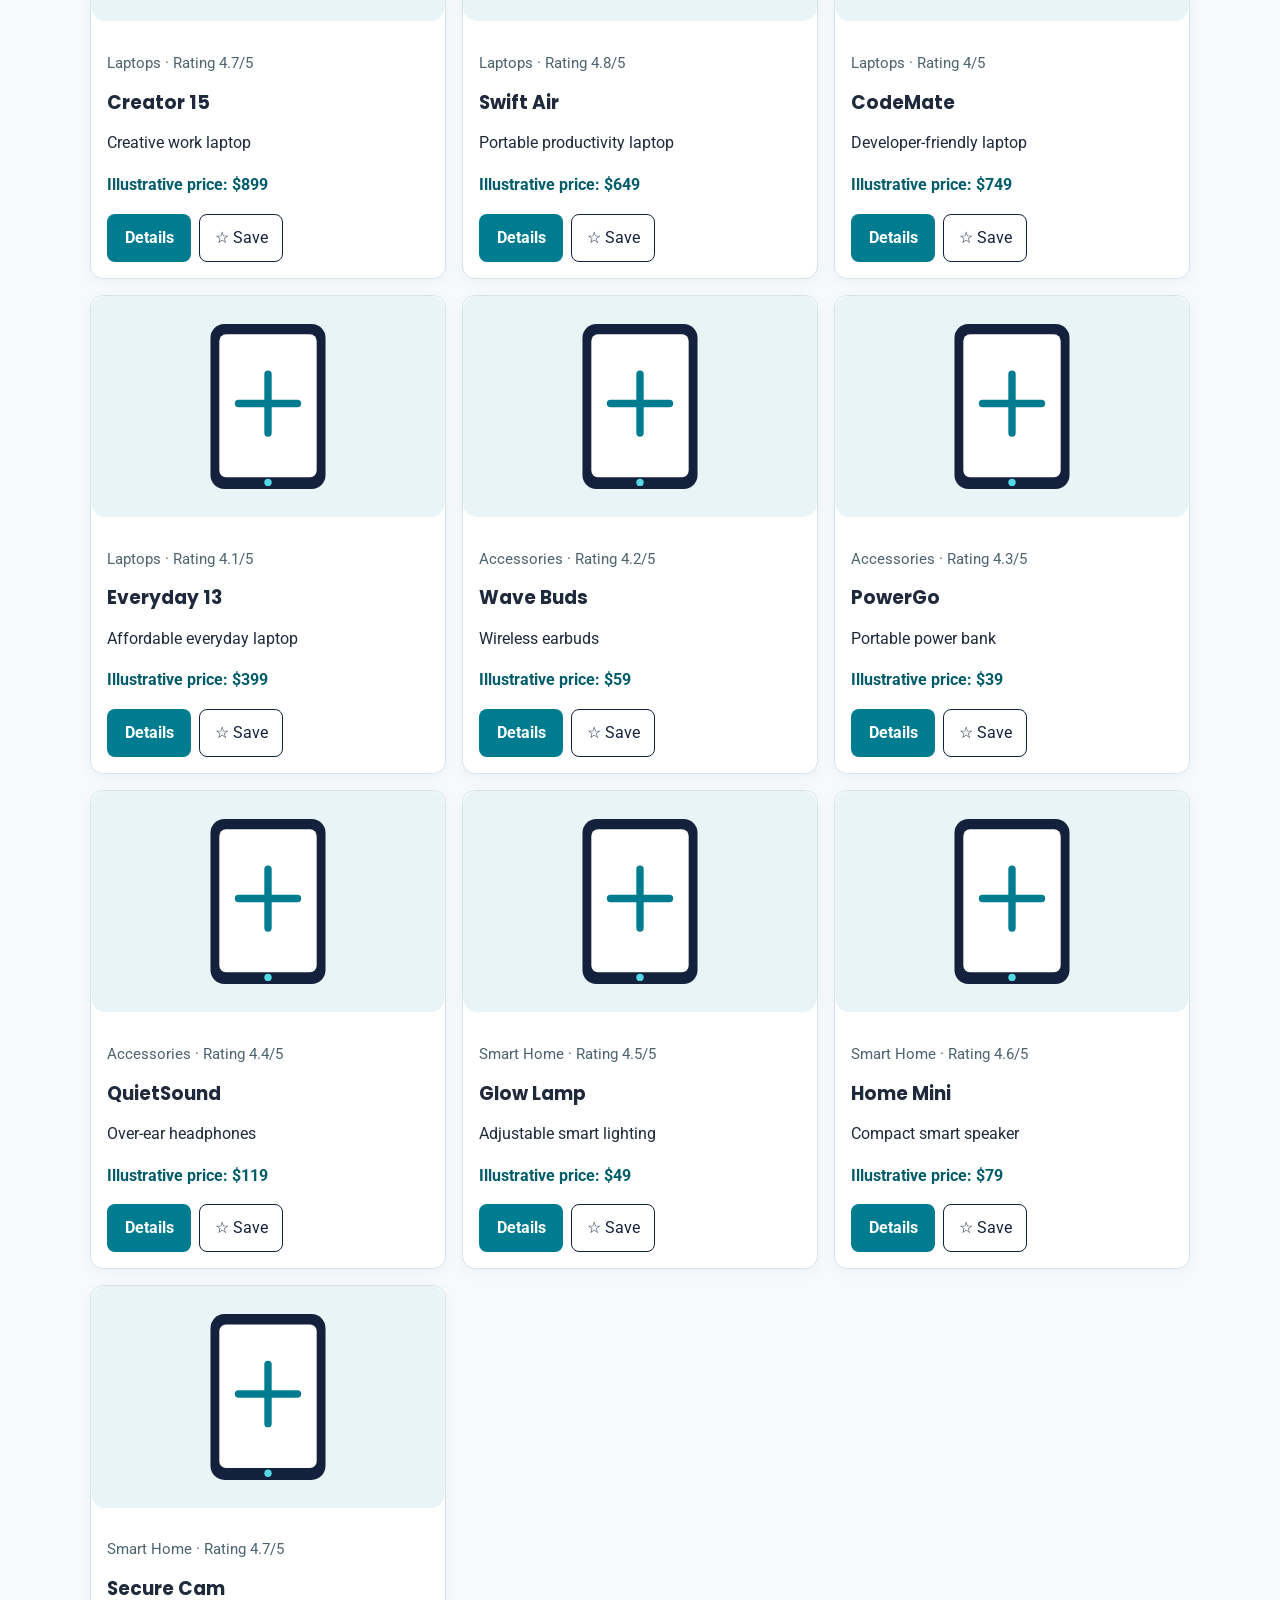
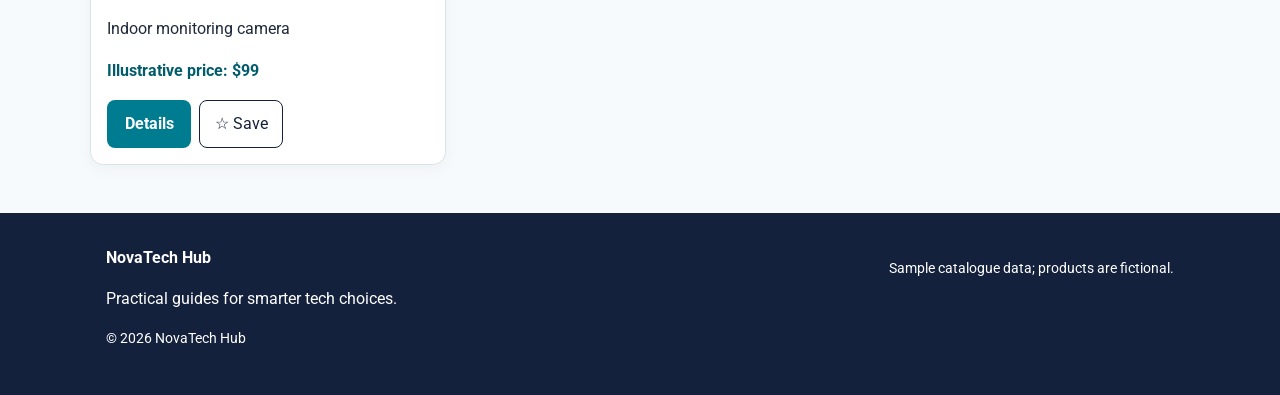
<file: finalproject/gadgets.html>
<!DOCTYPE html>
<html lang="en">
<head>
  <meta charset="UTF-8">
  <meta name="viewport" content="width=device-width, initial-scale=1">
  <meta name="author" content="Chloe Tega Agbah">
  <meta name="description" content="Explore sixteen fictional gadgets, filter by category, view product details, and save your favourites at NovaTech Hub.">

  <meta property="og:type" content="website">
  <meta property="og:title" content="Gadget Explorer | NovaTech Hub">
  <meta property="og:description" content="Discover smartphones, laptops, accessories, and smart home devices with NovaTech Hub's interactive gadget explorer.">
  <meta property="og:image"content="https://khloe167.github.io/wdd231/images/gadget.svg">  
  <link rel="icon" href="images/favicon.svg" type="image/svg+xml">
  <link rel="stylesheet" href="styles/styles.css">

  <!-- Google Fonts -->
    <link rel="preconnect" href="https://fonts.googleapis.com">
    <link rel="preconnect" href="https://fonts.gstatic.com" crossorigin>
    <link href="https://fonts.googleapis.com/css2?family=Roboto:wght@400;700&display=swap" rel="stylesheet">
    

  <title>Gadget Explorer | NovaTech Hub</title>
</head>

<body>
  <a class="skip" href="#main">Skip to content</a>

  <header class="site-header">
    <div class="wrap header-inner">
      <a class="brand" href="index.html">NovaTech Hub</a>

      <button class="menu-toggle"
              type="button"
              aria-controls="main-nav"
              aria-expanded="false">
        ☰ Menu
      </button>

      <nav class="nav-links" id="main-nav" aria-label="Main navigation">
        <a href="index.html">Home</a>
        <a href="gadgets.html" aria-current="page">Gadget Explorer</a>
        <a href="contact.html">Contact</a>
      </nav>
    </div>
  </header>

  <main id="main">
    <section class="section wrap">
      <h1>Gadget Explorer</h1>

      <p class="intro">
        Discover sample gadgets, filter by category, and save
        favourites to revisit later. All products and prices
        are illustrative, not real store offers.
      </p>

      <div class="tools">
        <label for="search">
          Search gadgets
          <input
            id="search"
            type="search"
            placeholder="Try laptop or headphones">
        </label>

        <label for="category">
          Category
          <select id="category">
            <option value="all">All categories</option>
            <option value="Smartphones">Smartphones</option>
            <option value="Laptops">Laptops</option>
            <option value="Accessories">Accessories</option>
            <option value="Smart Home">Smart Home</option>
          </select>
        </label>

        <label for="view">
          View
          <select id="view">
            <option value="all">All gadgets</option>
            <option value="saved">Saved favourites</option>
          </select>
        </label>
      </div>

      <p id="result-count" aria-live="polite"></p>

      <div id="gadget-grid" class="card-grid" aria-live="polite">
        <p>Loading gadgets…</p>
      </div>
    </section>

    <dialog id="details-dialog" aria-labelledby="dialog-title">
      <button
        class="secondary dialog-close"
        type="button"
        id="close-dialog"
        aria-label="Close details">
        ✕
      </button>

      <h2 id="dialog-title"></h2>
      <div id="dialog-content"></div>
    </dialog>
  </main>

  <footer class="site-footer">
    <div class="wrap footer-inner">
      <div>
        <strong>NovaTech Hub</strong>
        <p>Practical guides for smarter tech choices.</p>
        <p class="tiny">
          &copy; <span id="year"></span> NovaTech Hub
        </p>
      </div>

      <div>
        <p class="tiny">
          Sample catalogue data; products are fictional.
        </p>
      </div>
    </div>
  </footer>

  <script type="module" src="scripts/main.js"></script>
</body>
</html>
</file>
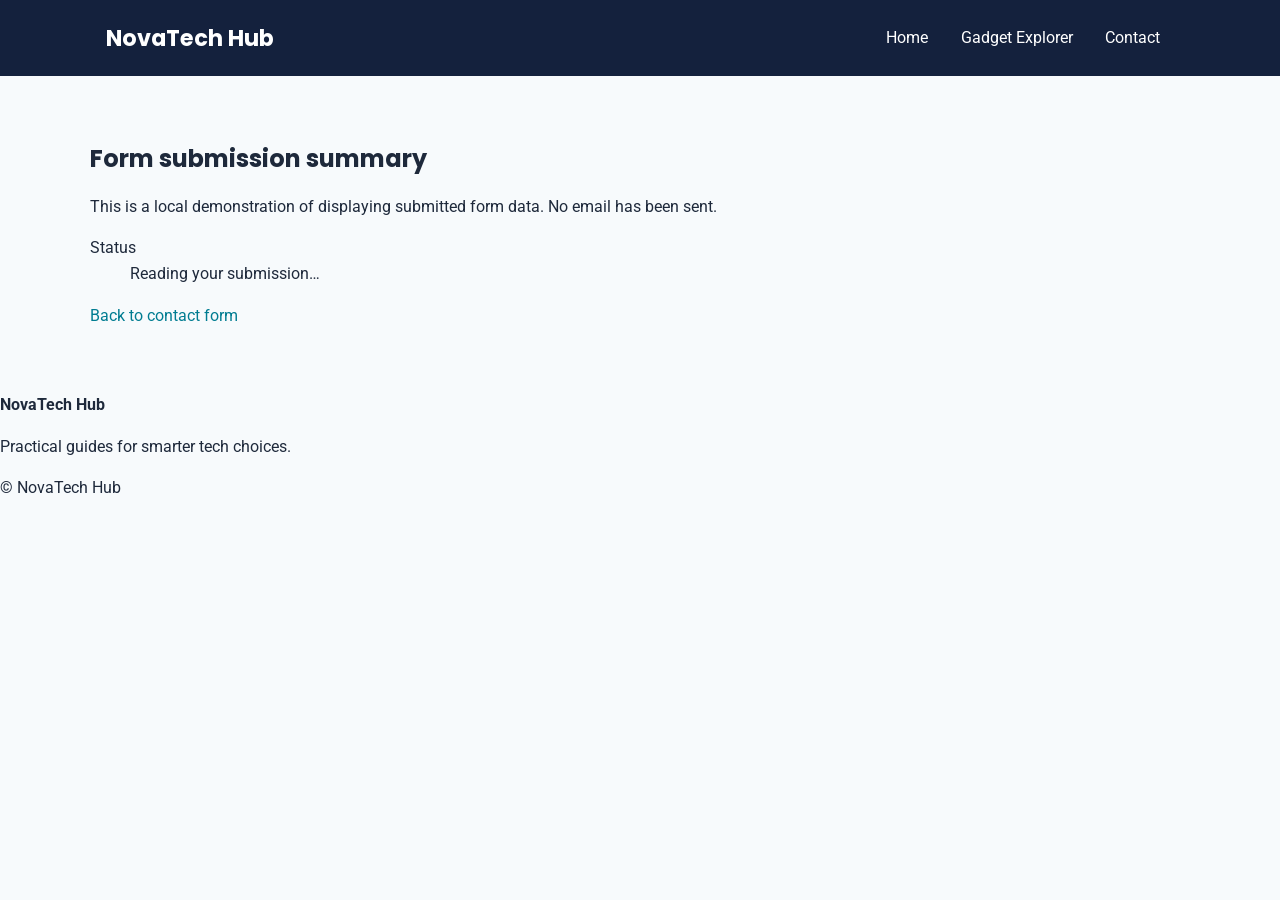
<file: finalproject/thanks.html>
<!doctype html><html lang="en">
<head><meta charset="utf-8">
<meta name="viewport" content="width=device-width, initial-scale=1">
<meta name="author" content="Chloe Tega Agbah">
<meta name="description" content="Review the information entered into the NovaTech Hub demonstration contact form.">
<meta property="og:type" content="website">
<meta property="og:title" content="Form Results | NovaTech Hub">
<meta property="og:description" content="Review the information entered into the NovaTech Hub demonstration contact form.">
<meta property="og:image" content="images/gadget.svg">
<link rel="icon" href="images/favicon.svg" type="image/svg+xml">
<link rel="stylesheet" href="styles/styles.css">
<title>Form Results | NovaTech Hub</title>
</head>
<body>
<a class="skip" href="#main">Skip to content</a>
<header class="site-header">
<div class="wrap header-inner">
<a class="brand" href="index.html">NovaTech Hub</a>
<button class="menu-toggle" type="button" aria-controls="main-nav" aria-expanded="false">☰ Menu</button>
<nav class="nav-links" id="main-nav" aria-label="Main navigation">
<a href="index.html" >Home</a>
<a href="gadgets.html" >Gadget Explorer</a>
<a href="contact.html" >Contact</a>
</nav>
</div>
</header>
<main id="main">
<section class="section wrap">
<h1>Form submission summary</h1>
<p>This is a local demonstration of displaying submitted form data. No email has been sent.</p>
<dl id("form-results") class("results-list")>
<dt>Status</dt>
<dd>Reading your submission…</dd>
</dl>
<p><a class("btn") href("contact.html")>Back to contact form</a></p>
</section>
</main>
<footer class("site-footer"):
<div class("wrap footer-inner"):
<div><strong>NovaTech Hub</strong><p>Practical guides for smarter tech choices.</p><p class("tiny")>&copy; <span id("year")></span> NovaTech Hub</p></div>
</html>
</file>
<file: styles/small.css>
:root {
    --primary-color: #1b365d;
    --secondary-color: #92400e; /* Updated to pass WCAG AA 4.5:1 ratio */
    --background-color: #f4f6f8;
    --card-bg: #ffffff;
    --text-color: #1f2937;
    --white-color: #ffffff;
    --shadow-color: #0000001a;
}


body {
    font-family: 'Roboto', sans-serif;
    color: var(--text-color);
    background-color: var(--background-color);
    margin: 0;
    padding: 0;
}

header {
    background-color: var(--primary-color);
    color: var(--white-color);
    padding: 1rem;
    display: flex;
    justify-content: space-between;
    align-items: center;
    position: relative;
}

.logo-container {
    display: flex;
    align-items: center;
    gap: 0.5rem;
    font-size: 1.2rem;
    font-weight: bold;
}

/* Navigation - Hamburger toggle on mobile */
#menu {
    font-size: 1.5rem;
    border: none;
    background: none;
    color: var(--white-color);
    cursor: pointer;
}

#menu::before {
    content: "☰";
}

#menu.open::before {
    content: "❌";
}

nav {
    display: none;
    position: absolute;
    top: 100%;
    left: 0;
    width: 100%;
    background-color: var(--primary-color);
}

nav.open {
    display: block;
}

.navigation {
    list-style: none;
    margin: 0;
    padding: 0;
}

.navigation li a {
    display: block;
    padding: 0.8rem 1rem;
    color: var(--white-color);
    text-decoration: none;
    text-align: center;
}

.navigation li a:hover {
    background-color: #ffffff33;
}

.navigation li a.active {
    background-color: var(--secondary-color);
}

main {
    padding: 1rem;
    max-width: 1200px;
    margin: 0 auto;
}

h1 {
    color: var(--primary-color);
}

.card {
    background: var(--card-bg);
    border-radius: 8px;
    padding: 1rem;
    margin-bottom: 1rem;
    box-shadow: 0 2px 4px var(--shadow-color);
}

.filter-buttons {
    display: flex;
    gap: 0.5rem;
    margin-bottom: 1rem;
    justify-content: center;
}

.filter-buttons button {
    padding: 0.5rem 1rem;
    border: 1px solid var(--primary-color);
    background-color: var(--white-color);
    color: var(--primary-color);
    cursor: pointer;
    border-radius: 4px;
    font-weight: bold;
}

.filter-buttons button:hover {
    background-color: var(--primary-color);
    color: var(--white-color);
}

.courses-grid {
    display: grid;
    grid-template-columns: 1fr;
    gap: 0.75rem;
}

.course-card {
    padding: 1rem;
    border-radius: 6px;
    text-align: center;
    font-weight: bold;
    border-left: 6px solid;
}

.course-card.completed {
    background-color: var(--completed-bg);
    border-color: var(--completed-border);
}

.course-card.not-completed {
    background-color: var(--incomplete-bg);
    border-color: var(--incomplete-border);
}

.credits-info {
    font-weight: bold;
    text-align: right;
    margin-top: 1rem;
}

footer {
    background-color: var(--primary-color);
    color: var(--white-color);
    text-align: center;
    padding: 1rem;
    margin-top: 2rem;
}

.social-links {
    margin-bottom: 0.5rem;
}

.social-links a {
    color: var(--white-color);
    margin: 0 0.5rem;
    text-decoration: none;
}

.social-links a:hover {
    text-decoration: underline;
}
</file>
<file: styles/large.css>
@media (min-width: 768px) {
    #menu {
        display: none; /* Hide hamburger icon */
    }

    nav {
        display: block !important;
        position: static;
        width: auto;
    }

    .navigation {
        display: flex;
        gap: 1rem;
    }

    .navigation li a {
        border-radius: 4px;
    }

    .grid-container {
        display: grid;
        grid-template-columns: 1fr 2fr;
        gap: 1.5rem;
    }

    .courses-grid {
        grid-template-columns: repeat(3, 1fr);
    }
}
</file>
<file: chamber/styles/small.css>
:root {
    --primary-color: #1b365d;
    --secondary-color: #4a777a;
    --accent-color: #f4a261;
    --background-color: #f8f9fa;
    --text-color: #2b2d42;
    --card-bg: #ffffff;
}

body {
    font-family: Arial, sans-serif;
    color: var(--text-color);
    background-color: var(--background-color);
    margin: 0;
    padding: 0;
    line-height: 1.5;
}

:where(a, button, input, select, textarea, summary):focus-visible {
    outline: 3px solid var(--accent-color);
    outline-offset: 2px;
}

header {
    background-color: var(--primary-color);
    color: white;
    padding: 1rem;
    display: flex;
    justify-content: space-between;
    align-items: center;
}


nav ul {
    list-style: none;
    padding: 0;
    margin: 0;
    display: none;
}

nav ul.open {
    display: block;
}

nav a {
    display: block;
    color: #ffffff;
    padding: 0.75rem 1rem;
    text-decoration: none;
}

nav a:hover,
nav a:focus-visible {
    color: var(--primary-color);
    background-color: var(--accent-color);
    text-decoration: underline;
}

.menu-toggle {
    text-align: center;
    margin: 1rem 0;
}

.menu-toggle button {
    padding: 0.5rem 1rem;
    margin: 0 0.25rem;
    border: 1px solid var(--primary-color);
    background-color: var(--card-bg);
    color: var(--text-color);
    cursor: pointer;
}

.menu-toggle button.active {
    background-color: var(--primary-color);
    color: white;
}

/* Grid View Layout */
#members-container.grid {
    display: grid;
    grid-template-columns: repeat(auto-fit, minmax(280px, 1fr));
    gap: 1rem;
    padding: 1rem;
}

#members-container.grid section {
    background-color: var(--card-bg);
    border: 1px solid #ddd;
    border-radius: 8px;
    padding: 1rem;
    text-align: center;
    box-shadow: 0 2px 5px rgba(0,0,0,0.1);
}

#members-container.grid img {
    max-width: 120px;
    height: auto;
    margin-bottom: 0.5rem;
}

/* List View Layout */
#members-container.list {
    display: flex;
    flex-direction: column;
    padding: 1rem;
}

#members-container.list section {
    display: grid;
    grid-template-columns: 1fr 1fr 1fr;
    align-items: center;
    padding: 0.75rem;
    border-bottom: 1px solid #ccc;
    background-color: var(--card-bg);
}

#members-container.list section img {
    display: none; /* Hide images in line-item list view */
}

footer {
    background-color: var(--primary-color);
    color: white;
    text-align: center;
    padding: 1rem;
    margin-top: 2rem;
}/* Join Form & Layout */
.join-layout {
    display: flex;
    flex-direction: column;
    gap: 2rem;
    padding: 1rem 0;
}

.join-form label {
    display: block;
    margin-top: 1rem;
    font-weight: bold;
}

.join-form input[type="text"],
.join-form input[type="email"],
.join-form input[type="tel"],
.join-form select,
.join-form textarea {
    display: block;
    width: 100%;
    padding: 0.75rem;
    margin-top: 0.25rem;
    border: 1px solid #ccc;
    border-radius: 4px;
    box-sizing: border-box;
}

.join-form textarea {
    height: 100px;
}

.submit-btn {
    margin-top: 1.5rem;
    padding: 1rem;
    background-color: var(--primary-color, #1b365d);
    color: #ffffff;
    border: none;
    border-radius: 4px;
    font-size: 1.1rem;
    font-weight: bold;
    cursor: pointer;
    width: 100%;
}

/* Membership Level Cards */
.membership-card {
    border: 1px solid #ddd;
    background-color: var(--card-bg, #f8f9fa);
    padding: 1.25rem;
    margin-bottom: 1rem;
    border-radius: 8px;
    text-align: center;
}

.modal-link {
    background-color: var(--accent-color, #f4a261);
    color: var(--text-color);
    border: none;
    padding: 0.5rem 1rem;
    font-weight: bold;
    border-radius: 4px;
    cursor: pointer;
    margin-top: 0.5rem;
}

/* Entrance Animation */
@keyframes fadeInUp {
    from {
        opacity: 0;
        transform: translateY(20px);
    }
    to {
        opacity: 1;
        transform: translateY(0);
    }
}

.animate-card {
    opacity: 0;
    animation: fadeInUp 0.6s ease-out forwards;
}

/* Stagger delays using external CSS selectors */
.membership-card:nth-of-type(1) { animation-delay: 0s; }
.membership-card:nth-of-type(2) { animation-delay: 0.15s; }
.membership-card:nth-of-type(3) { animation-delay: 0.3s; }
.membership-card:nth-of-type(4) { animation-delay: 0.45s; }
/* Modals */
dialog {
    border: none;
    border-radius: 8px;
    padding: 2rem;
    max-width: 400px;
    box-shadow: 0 5px 15px rgba(0,0,0,0.3);
}

dialog::backdrop {
    background: rgba(0, 0, 0, 0.6);
}

.close-modal {
    margin-top: 1rem;
    padding: 0.5rem 1rem;
    background-color: #333;
    color: white;
    border: none;
    border-radius: 4px;
    cursor: pointer;
}

@media (prefers-reduced-motion: reduce) {
    *,
    *::before,
    *::after {
        animation-duration: 0.01ms !important;
        animation-iteration-count: 1 !important;
        scroll-behavior: auto !important;
        transition-duration: 0.01ms !important;
    }
}

/* Thank You Results Card */
.results-card {
    background-color: var(--card-bg, #ffffff);
    border: 1px solid #ddd;
    border-radius: 8px;
    padding: 1.5rem;
    margin: 1.5rem 0;
}

.results-card p {
    margin: 0.75rem 0;
}

/* Discover Page - Mobile Grid */

#places {
  display: grid;
  grid-template-columns: 1fr;
  grid-template-areas:
    "place1"
    "place2"
    "place3"
    "place4"
    "place5"
    "place6"
    "place7"
    "place8";
  gap: 20px;
  padding: 15px;
}

.place-card {
  width: 100%;
  min-width: 0;
  box-sizing: border-box;
  padding: 15px;
  border: 1px solid #ddd;
  border-radius: 10px;
  background-color: #fff;
}

.place-card figure {
  margin: 0;
  overflow: hidden;
  border-radius: 8px;
}

.place-card img {
  display: block;
  width: 100%;
  height: 200px;
  object-fit: contain;
}

/* Assign each card a grid area */
.place-1 { grid-area: place1; }
.place-2 { grid-area: place2; }
.place-3 { grid-area: place3; }
.place-4 { grid-area: place4; }
.place-5 { grid-area: place5; }
.place-6 { grid-area: place6; }
.place-7 { grid-area: place7; }
.place-8 { grid-area: place8; }
</file>
<file: chamber/styles/larger.css>
@media (min-width: 640px) {
    #menu-btn {
        display: none;
    }

    nav ul {
        display: flex;
        gap: 1.5rem;
    }

    nav ul li a {
        color: white;
        text-decoration: none;
    }
}

@media (min-width: 768px) {
    /* Use a consistent grid to align and group home page content. */
    .home-layout {
        display: grid;
        grid-template-columns: repeat(2, minmax(0, 1fr));
        gap: 1.5rem;
        align-items: start;
    }

    /* Form on left, cards on right */
    .join-layout {
        display: grid;
        grid-template-columns: 3fr 2fr;
        align-items: start;
    }
}
/* Tablet: 641px - 1024px */
@media screen and (min-width: 641px) and (max-width: 1024px) {
  #places {
    grid-template-columns: repeat(2, minmax(0, 1fr));
    grid-template-areas:
      "place1 place2"
      "place3 place4"
      "place5 place6"
      "place7 place8";
  }
}

/* Desktop: 1025px and above */
@media screen and (min-width: 1025px) {
  #places {
    grid-template-columns: repeat(4, minmax(0, 1fr));
    grid-template-areas:
      "place1 place2 place3 place4"
      "place5 place6 place7 place8";
  }
}

/* Hover effect - Not on mobile */
@media screen and (min-width: 641px) and (hover: hover) {
  .place-card img {
    transition: transform 0.3s ease;
  }

  .place-card img:hover {
    transform: scale(1.05);
  }
}
</file>
<file: finalproject/styles/styles.css>
@import url('https://fonts.googleapis.com/css2?family=Poppins:wght@400;600;700&family=Roboto:wght@400;500;700&display=swap');
:root{--navy:#14213d;--cyan:#007c91;--pale:#eaf7f9;--ink:#1e293b;--white:#fff}*{box-sizing:border-box}html{scroll-behavior:smooth}body{margin:0;font-family:Roboto,Arial,sans-serif;color:var(--ink);background:#f7fafc;line-height:1.6}h1,h2,h3,.brand{font-family:Poppins,Arial,sans-serif;line-height:1.25}a{color:var(--cyan)}a:focus-visible,button:focus-visible,input:focus-visible,select:focus-visible,textarea:focus-visible{outline:3px solid #e69a28;outline-offset:3px}.skip{position:absolute;top:-100px;left:10px;background:#fff;padding:8px;z-index:20}.skip:focus{top:10px}.wrap{max-width:1100px;margin:auto;padding:0 1rem}.site-header{background:var(--navy);color:#fff}.header-inner{display:flex;align-items:center;justify-content:space-between;gap:1rem;min-height:76px}.brand{font-size:1.4rem;font-weight:700;color:#fff;text-decoration:none}.menu-toggle{display:none}.nav-links{display:flex;gap:.35rem;align-items:center}.nav-links a{color:#fff;text-decoration:none;padding:.65rem .85rem;border-radius:.4rem}.nav-links a:hover,.nav-links a[aria-current=page]{background:#007c91}.hero{background:linear-gradient(120deg,#14213d,#005d70);color:#fff;padding:4rem 0}.hero-grid{display:grid;grid-template-columns:1.2fr .8fr;align-items:center;gap:2rem}.hero h1{font-size:clamp(2rem,5vw,3.3rem);margin:.2rem 0}.hero p{max-width:52ch}.hero-art{display:grid;place-items:center;min-height:230px;border:2px solid #9de8ee;border-radius:1.2rem;background:#ffffff14;font-size:5rem}.btn,button{cursor:pointer;font:inherit}.btn,.primary{display:inline-block;background:var(--cyan);color:#fff;border:0;border-radius:.5rem;padding:.7rem 1.1rem;text-decoration:none;font-weight:700}.btn:hover,.primary:hover{background:#005c6b}.section{padding:3rem 0}.section h2{color:var(--navy)}.intro{max-width:68ch}.card-grid{display:grid;grid-template-columns:repeat(3,minmax(0,1fr));gap:1rem}.card{background:#fff;border:1px solid #d6e4e8;border-radius:.8rem;overflow:hidden;box-shadow:0 4px 16px #14213d0a}.card img{display:block;width:100%;height:auto;aspect-ratio:8/5;object-fit:cover}.card-body{padding:1rem}.card h3{margin:.1rem 0 .5rem}.meta{color:#4c6370;font-size:.93rem}.price{font-weight:700;color:#005c6b}.card-actions{display:flex;flex-wrap:wrap;gap:.5rem;margin-top:1rem}.secondary{background:#fff;color:var(--navy);border:1px solid var(--navy);border-radius:.5rem;padding:.6rem .9rem}.secondary:hover{background:var(--pale)}.tools{display:flex;flex-wrap:wrap;gap:.8rem;margin:1.3rem 0}.tools label{display:grid;gap:.3rem;flex:1 1 210px}input,select,textarea{width:100%;border:1px solid #8299a6;border-radius:.45rem;padding:.7rem;background:#fff;font:inherit}textarea{min-height:130px;resize:vertical}.notice{background:var(--pale);border-left:4px solid var(--cyan);padding:1rem;margin:1rem 0}.contact-layout{display:grid;grid-template-columns:1fr 1.3fr;gap:2rem}.form-field{margin-bottom:1rem}.form-field label{display:block;font-weight:700;margin-bottom:.3rem}fieldset{border:1px solid #8299a6;border-radius:.5rem;margin:1rem 0}fieldset label{display:block;margin:.4rem 0}.site-footer{background:var(--navy);color:#fff;padding:2rem 0}.site-footer a{color:#b8f5fa}.footer-inner{display:flex;flex-wrap:wrap;justify-content:space-between;gap:1rem}dialog{border:0;border-radius:1rem;max-width:min(92vw,540px);padding:1.5rem;box-shadow:0 16px 60px #0005}dialog::backdrop{background:#0009}.dialog-close{float:right}.empty{padding:1.2rem;background:#fff;border-radius:.5rem}.results-list{overflow-wrap:anywhere}.results-list dt{font-weight:700;margin-top:.75rem}.results-list dd{margin-left:0}.tiny{font-size:.85rem}@media(max-width:720px){.menu-toggle{display:block;background:transparent;color:#fff;border:1px solid #fff;border-radius:.4rem;padding:.35rem .7rem}.header-inner{flex-wrap:wrap;padding-top:1rem;padding-bottom:1rem}.nav-links{display:none;flex-basis:100%;flex-direction:column;align-items:stretch}.nav-links.open{display:flex}.nav-links a{display:block}.hero-grid,.contact-layout{grid-template-columns:1fr}.hero-art{min-height:160px}.card-grid{grid-template-columns:repeat(2,minmax(0,1fr))}}@media(max-width:480px){.card-grid{grid-template-columns:1fr}.hero{padding:2.5rem 0}.section{padding:2rem 0}}
</file>
<file: styles/siteplan.css>
/* NovaTech Hub site plan */
* { box-sizing: border-box; }
body {
  margin: 0;
  background: #FFFFFF;
  color: #14213D;
  font-family: 'Roboto', sans-serif;
  line-height: 1.6;
}
h1, h2, h3, .heading-sample { font-family: 'Poppins', sans-serif; }
header, footer {
  background: #14213D;
  color: #FFFFFF;
  text-align: center;
  padding: 24px 16px;
}
header h1 { margin: 0; }
main { max-width: 900px; margin: auto; padding: 20px; }
section {
  padding: 20px;
  margin: 0 0 20px;
  border: 1px solid #14213D;
  border-radius: 8px;
}
h2 { border-bottom: 3px solid #007C91; padding-bottom: 8px; }
li { margin-bottom: 8px; }
.swatches { display: flex; flex-wrap: wrap; gap: 12px; }
.swatch {
  flex: 1 1 180px;
  display: flex;
  flex-direction: column;
  gap: 5px;
  padding: 18px;
  border-radius: 6px;
  text-align: center;
}
.navy { background: #14213D; color: #FFFFFF; }
.cyan { background: #007C91; color: #FFFFFF; }
.white { background: #FFFFFF; color: #14213D; border: 1px solid #14213D; }
.wireframes { display: grid; grid-template-columns: 1fr 1fr; gap: 20px; }
.placeholder {
  border: 2px dashed #007C91;
  border-radius: 6px;
  padding: 40px 16px;
  text-align: center;
}
.wireframe-image { width: 100%; height: auto; display: block; }
@media (max-width: 600px) {
  main { padding: 12px; }
  section { padding: 15px; }
  .wireframes { grid-template-columns: 1fr; }
}
</file>
